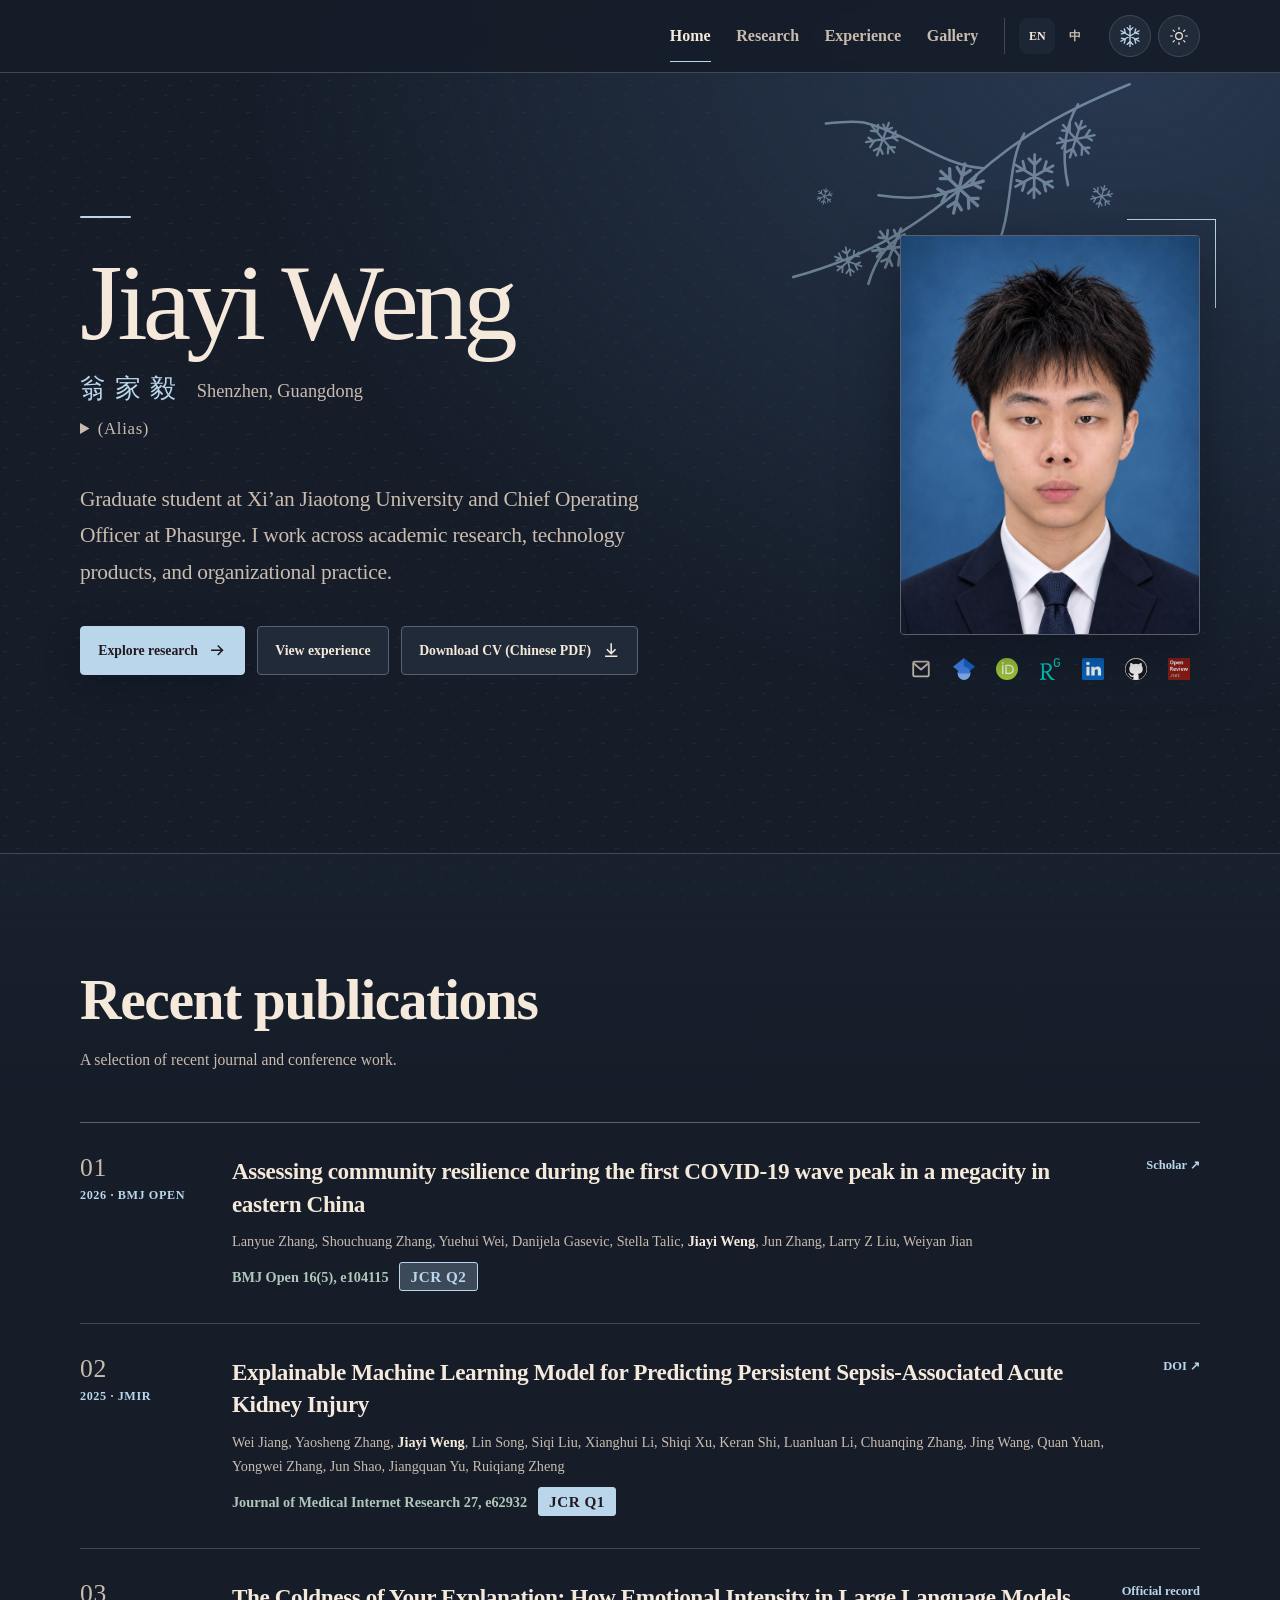
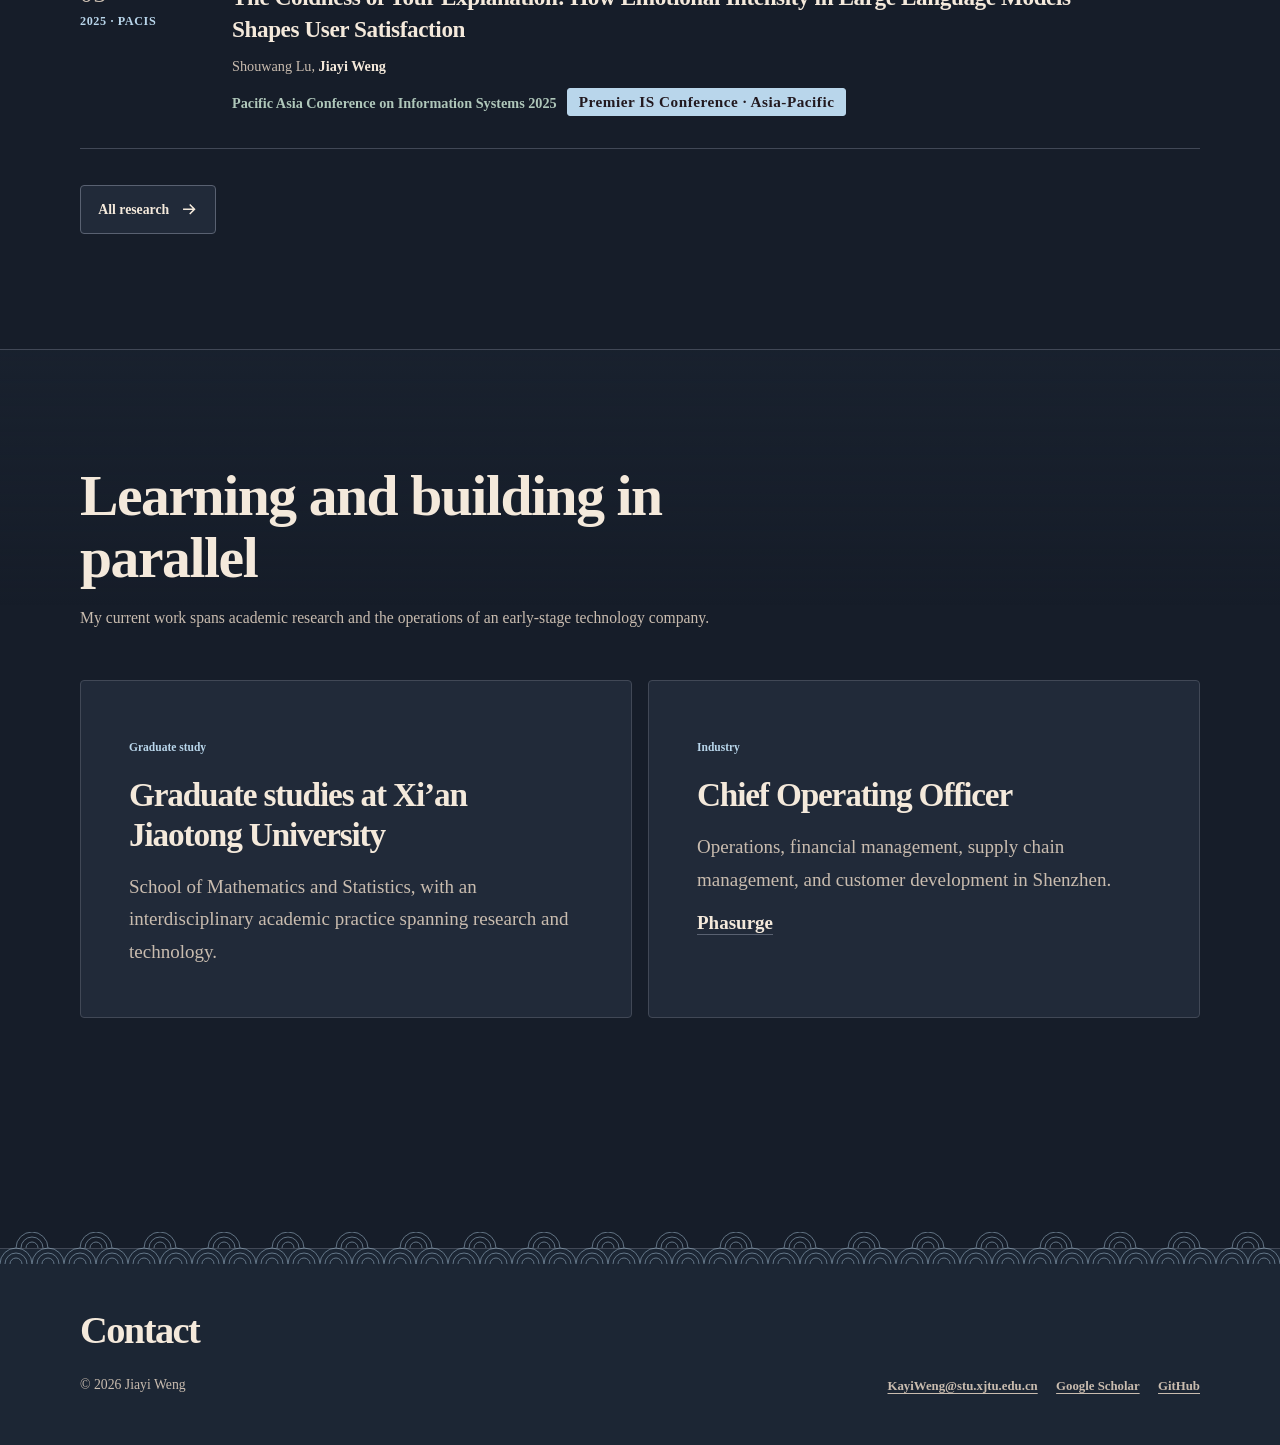
<file: index.html>
<!doctype html>
<html lang="en">
  <head>
    <meta charset="utf-8">
    <meta name="viewport" content="width=device-width, initial-scale=1">
    <meta name="description" content="Jiayi Weng — researcher, builder, and graduate student at Xi’an Jiaotong University.">
    <meta name="theme-color" content="#161d29">
    <title>Jiayi Weng · 翁家毅</title>
    <link rel="icon" href="favicon.svg?v=2" type="image/svg+xml">
    <script>
      const seasons = ["winter", "spring", "summer", "autumn"];
      const calendarSeason = () => seasons[Math.floor((new Date().getMonth() + 1) / 3) % 4];
      document.documentElement.dataset.season = calendarSeason();
      try {
        const theme = localStorage.getItem("jiayi-theme");
        if (theme === "light" || theme === "dark") document.documentElement.dataset.theme = theme;
        const season = localStorage.getItem("jiayi-season");
        if (seasons.includes(season)) document.documentElement.dataset.season = season;
      } catch {}
    </script>
    <link rel="stylesheet" href="assets/css/styles.css?v=9">
    <script src="assets/js/main.js?v=13" defer></script>
  </head>
  <body>
    <a class="skip-link" href="#main" data-i18n="skipToContent">Skip to content</a>
    <header class="site-header">
      <div class="nav-shell">
        <button class="menu-toggle" type="button" data-menu-toggle aria-expanded="false" aria-controls="site-navigation" aria-label="Open navigation">
          <span></span><span></span>
        </button>
        <nav class="nav-links" id="site-navigation" data-navigation aria-label="Primary navigation">
          <a href="index.html" aria-current="page" data-i18n="navHome">Home</a>
          <a href="research.html" data-i18n="navResearch">Research</a>
          <a href="experience.html" data-i18n="navExperience">Experience</a>
          <a href="gallery.html" data-i18n="navGallery">Gallery</a>
          <div class="language-switcher" aria-label="Language">
            <button type="button" data-lang="en" aria-pressed="true">EN</button>
            <button type="button" data-lang="zh" aria-pressed="false">中</button>
          </div>
        </nav>
        <div class="site-controls">
          <details class="season-picker" data-season-picker>
            <summary class="site-control" data-season-trigger aria-label="Season" title="Season"><span class="season-symbol" aria-hidden="true"></span></summary>
            <div class="season-options">
              <button type="button" data-season-choice="auto" data-i18n="seasonAuto" aria-pressed="true">By month</button>
              <button type="button" data-season-choice="spring" data-i18n="seasonSpring" aria-pressed="false">Spring · Cherry blossom</button>
              <button type="button" data-season-choice="summer" data-i18n="seasonSummer" aria-pressed="false">Summer · Green leaves</button>
              <button type="button" data-season-choice="autumn" data-i18n="seasonAutumn" aria-pressed="false">Autumn · Maple</button>
              <button type="button" data-season-choice="winter" data-i18n="seasonWinter" aria-pressed="false">Winter · Snow</button>
            </div>
          </details>
          <button class="site-control" type="button" data-theme-toggle aria-label="Dark mode" aria-pressed="true" title="Dark mode">
            <svg class="icon-moon" viewBox="0 0 24 24" aria-hidden="true"><path d="M21 13a9 9 0 0 1-10-10 9 9 0 1 0 10 10Z"/></svg>
            <svg class="icon-sun" viewBox="0 0 24 24" aria-hidden="true"><circle cx="12" cy="12" r="4"/><path d="M12 2v2m0 16v2M2 12h2m16 0h2M5 5l1.4 1.4m11.2 11.2L19 19M5 19l1.4-1.4M17.6 6.4 19 5"/></svg>
          </button>
        </div>
      </div>
    </header>

    <main class="page" id="main">
      <section class="shell hero">
        <div class="hero-copy reveal">
          <h1><span lang="en">Jiayi Weng</span><span class="hero-name-details"><span lang="zh-CN">翁家毅</span> <span class="hero-location" data-i18n="homeLocation">Shenzhen, Guangdong</span></span></h1>
          <details class="hero-alias">
            <summary data-i18n="homeAlias">(Alias)</summary>
            <span lang="en">Yung Kayii</span>
          </details>
          <p class="hero-lead" data-i18n="homeLead">Graduate student at Xi’an Jiaotong University and Chief Operating Officer at Phasurge. I work across academic research, technology products, and organizational practice.</p>
          <div class="hero-actions">
            <a class="button primary" href="research.html">
              <span data-i18n="exploreResearch">Explore research</span>
              <svg class="icon" aria-hidden="true"><use href="assets/icons.svg?v=3#icon-arrow"></use></svg>
            </a>
            <a class="button secondary" href="experience.html" data-i18n="viewExperience">View experience</a>
            <a class="button secondary" href="assets/Jiayi-Weng-CV-ZH.pdf" download="Jiayi-Weng-CV-ZH.pdf">
              <span data-i18n="downloadCv">Download CV (Chinese PDF)</span>
              <svg class="icon" viewBox="0 0 24 24" aria-hidden="true"><path d="M11 3h2v11l4-4 1.4 1.4L12 18l-6.4-6.6L7 10l4 4V3ZM4 19h16v2H4z"/></svg>
            </a>
          </div>
        </div>

        <aside class="portrait-stage reveal" aria-label="Profile">
          <div class="portrait-frame">
            <img src="assets/img/portrait.jpg?v=2" alt="Portrait of Jiayi Weng" data-portrait width="720" height="960">
          </div>
          <div class="social-links" aria-label="Academic and social profiles">
            <a href="mailto:KayiWeng@stu.xjtu.edu.cn" aria-label="Email" title="Email">
              <svg class="icon" aria-hidden="true"><use href="assets/icons.svg?v=3#icon-mail"></use></svg>
            </a>
            <a href="https://scholar.google.com/citations?user=XBC92dYAAAAJ&amp;hl=en" aria-label="Google Scholar" title="Google Scholar" target="_blank" rel="noreferrer">
              <svg class="icon" aria-hidden="true"><use href="assets/icons.svg?v=3#icon-scholar"></use></svg>
            </a>
            <a href="https://orcid.org/0009-0006-9974-2419" aria-label="ORCID" title="ORCID" target="_blank" rel="noreferrer">
              <svg class="icon" aria-hidden="true"><use href="assets/icons.svg?v=3#icon-orcid"></use></svg>
            </a>
            <a href="https://www.researchgate.net/profile/Jiayi-Weng-7" aria-label="ResearchGate" title="ResearchGate" target="_blank" rel="noreferrer">
              <svg class="icon" aria-hidden="true"><use href="assets/icons.svg?v=3#icon-researchgate"></use></svg>
            </a>
            <a href="https://www.linkedin.com/in/weng-jiayi-b973362a9/" aria-label="LinkedIn" title="LinkedIn" target="_blank" rel="noreferrer">
              <svg class="icon" aria-hidden="true"><use href="assets/icons.svg?v=3#icon-linkedin"></use></svg>
            </a>
            <a href="https://github.com/encorenuit" aria-label="GitHub" title="GitHub" target="_blank" rel="noreferrer">
              <svg class="icon" aria-hidden="true"><use href="assets/icons.svg?v=3#icon-github"></use></svg>
            </a>
            <a href="https://openreview.net/profile?id=~Weng_Jiayi1" aria-label="OpenReview" title="OpenReview" target="_blank" rel="noreferrer">
              <img src="assets/openreview.png" alt="" width="22" height="22">
            </a>
          </div>
        </aside>
      </section>

      <section class="section" aria-labelledby="selected-title">
        <div class="shell">
          <header class="section-heading reveal">
            <div>
              <h2 id="selected-title" data-i18n="selectedTitle">Recent publications</h2>
              <p data-i18n="selectedIntro">A selection of recent journal and conference work.</p>
            </div>
          </header>
          <div class="selected-list reveal">
            <article class="selected-paper paper">
              <div class="paper-year">2026 · BMJ OPEN</div>
              <div>
                <h3>Assessing community resilience during the first COVID-19 wave peak in a megacity in eastern China</h3>
                <p class="paper-authors" lang="en">Lanyue Zhang, Shouchuang Zhang, Yuehui Wei, Danijela Gasevic, Stella Talic, <strong>Jiayi Weng</strong>, Jun Zhang, Larry Z Liu, Weiyan Jian</p>
                <p class="paper-venue">BMJ Open 16(5), e104115 <a class="jcr-badge" data-quartile="2" href="https://bmjopen.bmj.com/pages/about" title="2025 JIF · Medicine, General &amp; Internal" target="_blank" rel="noreferrer">JCR Q2</a></p>
              </div>
              <a class="paper-link" href="https://scholar.google.com/citations?user=XBC92dYAAAAJ&amp;hl=en" target="_blank" rel="noreferrer" data-i18n="scholarLink">Scholar ↗</a>
            </article>
            <article class="selected-paper paper">
              <div class="paper-year">2025 · JMIR</div>
              <div>
                <h3>Explainable Machine Learning Model for Predicting Persistent Sepsis-Associated Acute Kidney Injury</h3>
                <p class="paper-authors" lang="en">Wei Jiang, Yaosheng Zhang, <strong>Jiayi Weng</strong>, Lin Song, Siqi Liu, Xianghui Li, Shiqi Xu, Keran Shi, Luanluan Li, Chuanqing Zhang, Jing Wang, Quan Yuan, Yongwei Zhang, Jun Shao, Jiangquan Yu, Ruiqiang Zheng</p>
                <p class="paper-venue">Journal of Medical Internet Research 27, e62932 <a class="jcr-badge" data-quartile="1" href="https://www.jmir.org/announcements/696" title="2025 JIF · Health Care Sciences &amp; Services" target="_blank" rel="noreferrer">JCR Q1</a></p>
              </div>
              <a class="paper-link" href="https://doi.org/10.2196/62932" target="_blank" rel="noreferrer">DOI ↗</a>
            </article>
            <article class="selected-paper paper">
              <div class="paper-year">2025 · PACIS</div>
              <div>
                <h3>The Coldness of Your Explanation: How Emotional Intensity in Large Language Models Shapes User Satisfaction</h3>
                <p class="paper-authors" lang="en">Shouwang Lu, <strong>Jiayi Weng</strong></p>
                <p class="paper-venue">Pacific Asia Conference on Information Systems 2025 <a class="jcr-badge venue-badge" data-tier="top" href="https://aisnet.org/conferences/pacis/" target="_blank" rel="noreferrer" data-i18n="pacisBadge">Premier IS Conference · Asia-Pacific</a></p>
              </div>
              <a class="paper-link" href="https://aisel.aisnet.org/pacis2025/hci/hci/19/" target="_blank" rel="noreferrer" data-i18n="officialRecord">Official record</a>
            </article>
          </div>
          <div class="hero-actions">
            <a class="button secondary" href="research.html">
              <span data-i18n="allResearch">All research</span>
              <svg class="icon" aria-hidden="true"><use href="assets/icons.svg?v=3#icon-arrow"></use></svg>
            </a>
          </div>
        </div>
      </section>

      <section class="section" aria-labelledby="now-title">
        <div class="shell">
          <header class="section-heading reveal">
            <div>
              <h2 id="now-title" data-i18n="nowTitle">Learning and building in parallel</h2>
              <p data-i18n="nowIntro">My current work spans academic research and the operations of an early-stage technology company.</p>
            </div>
          </header>
          <div class="now-grid reveal">
            <article class="now-card">
              <span class="status" data-i18n="nowStudyStatus">Graduate study</span>
              <h3 data-i18n="nowStudyTitle">Graduate studies at Xi’an Jiaotong University</h3>
              <p data-i18n="nowStudyBody">School of Mathematics and Statistics, with an interdisciplinary academic practice spanning research and technology.</p>
            </article>
            <article class="now-card">
              <span class="status" data-i18n="nowWorkStatus">Industry</span>
              <h3 data-i18n="nowWorkTitle">Chief Operating Officer</h3>
              <p data-i18n="nowWorkBody">Operations, financial management, supply chain management, and customer development in Shenzhen.</p>
              <a class="company-link" href="https://www.phasurge.com/en/" data-href-zh="https://www.phasurge.com/zh-CN/" target="_blank" rel="noreferrer" data-i18n="phasurgeShortName">Phasurge</a>
            </article>
          </div>
        </div>
      </section>
    </main>

    <footer class="site-footer">
      <div class="shell footer-grid">
        <div>
          <h2 data-i18n="footerTitle">Contact</h2>
          <p>© <span data-year></span> Jiayi Weng</p>
        </div>
        <nav class="footer-links" aria-label="Footer links">
          <a href="mailto:KayiWeng@stu.xjtu.edu.cn">KayiWeng@stu.xjtu.edu.cn</a>
          <a href="https://scholar.google.com/citations?user=XBC92dYAAAAJ&amp;hl=en" target="_blank" rel="noreferrer" data-i18n="googleScholar">Google Scholar</a>
          <a href="https://github.com/encorenuit" target="_blank" rel="noreferrer">GitHub</a>
        </nav>
      </div>
    </footer>
  </body>
</html>
</file>
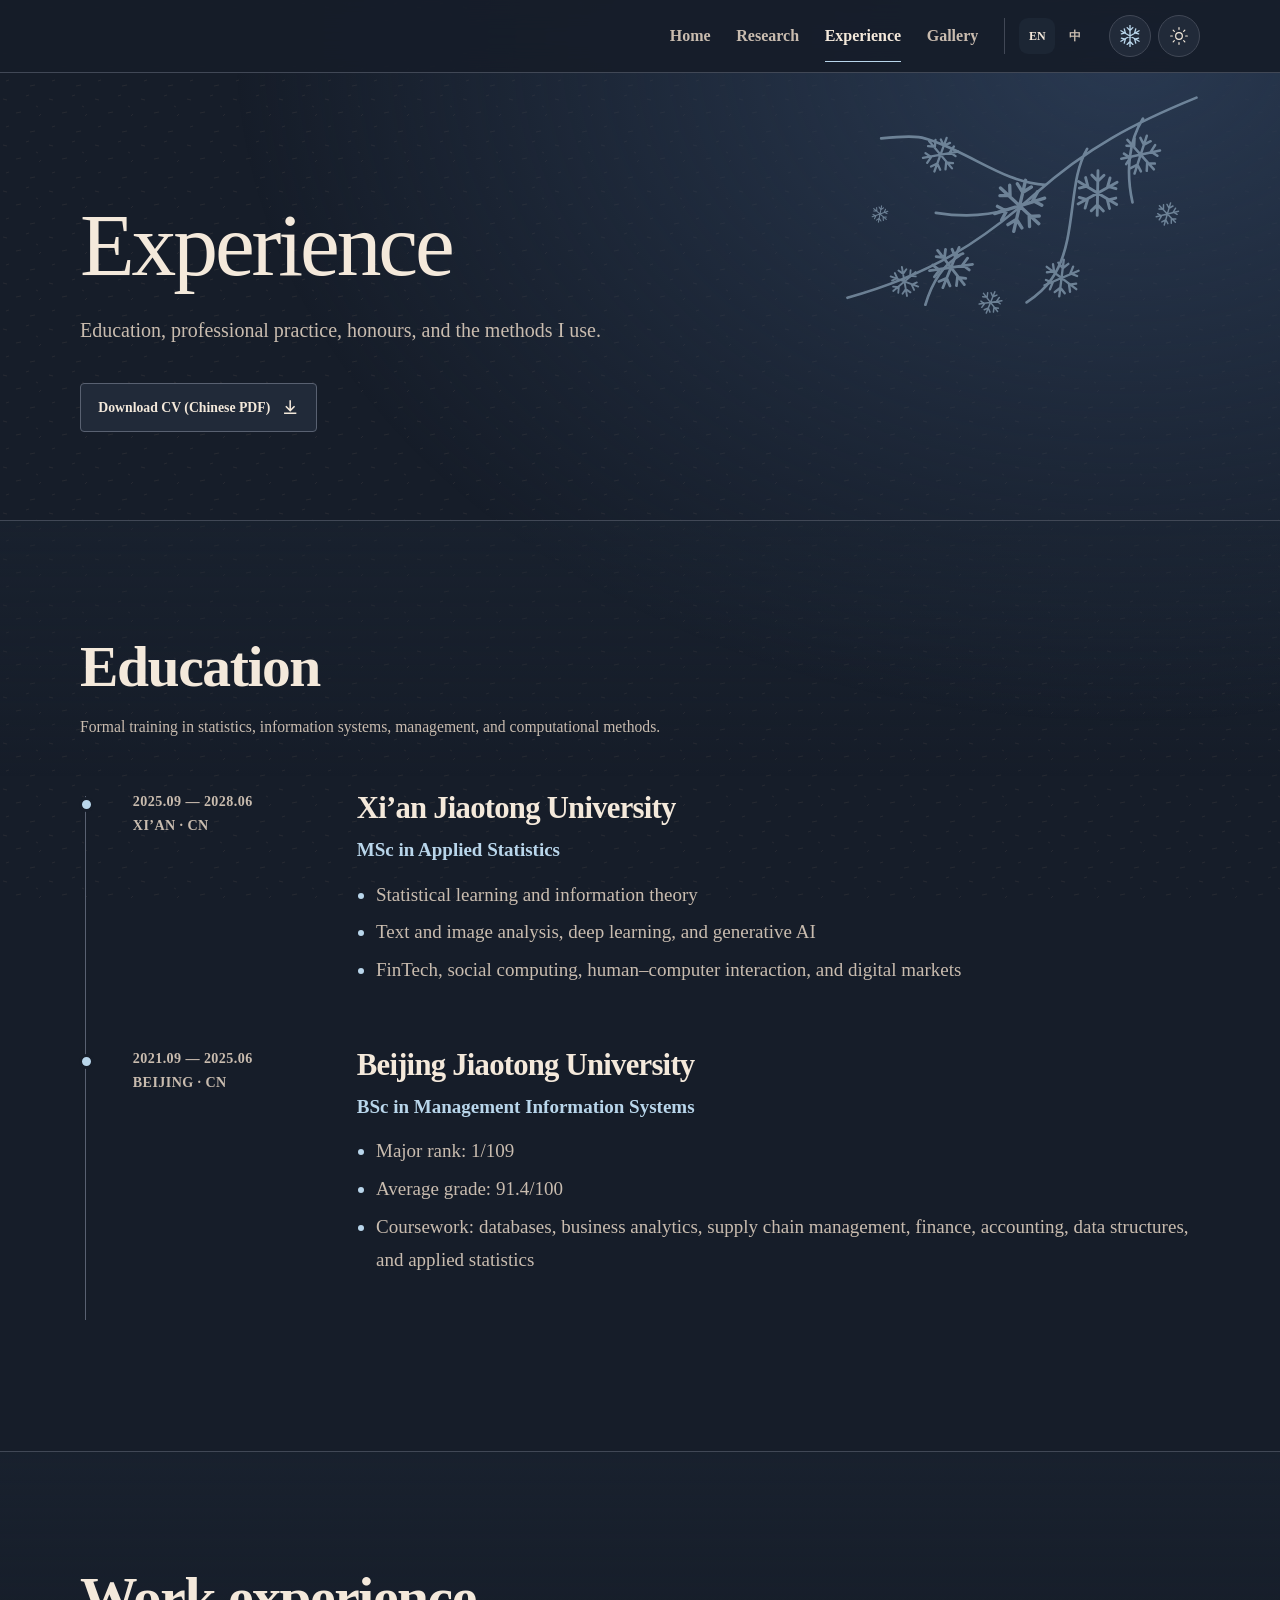
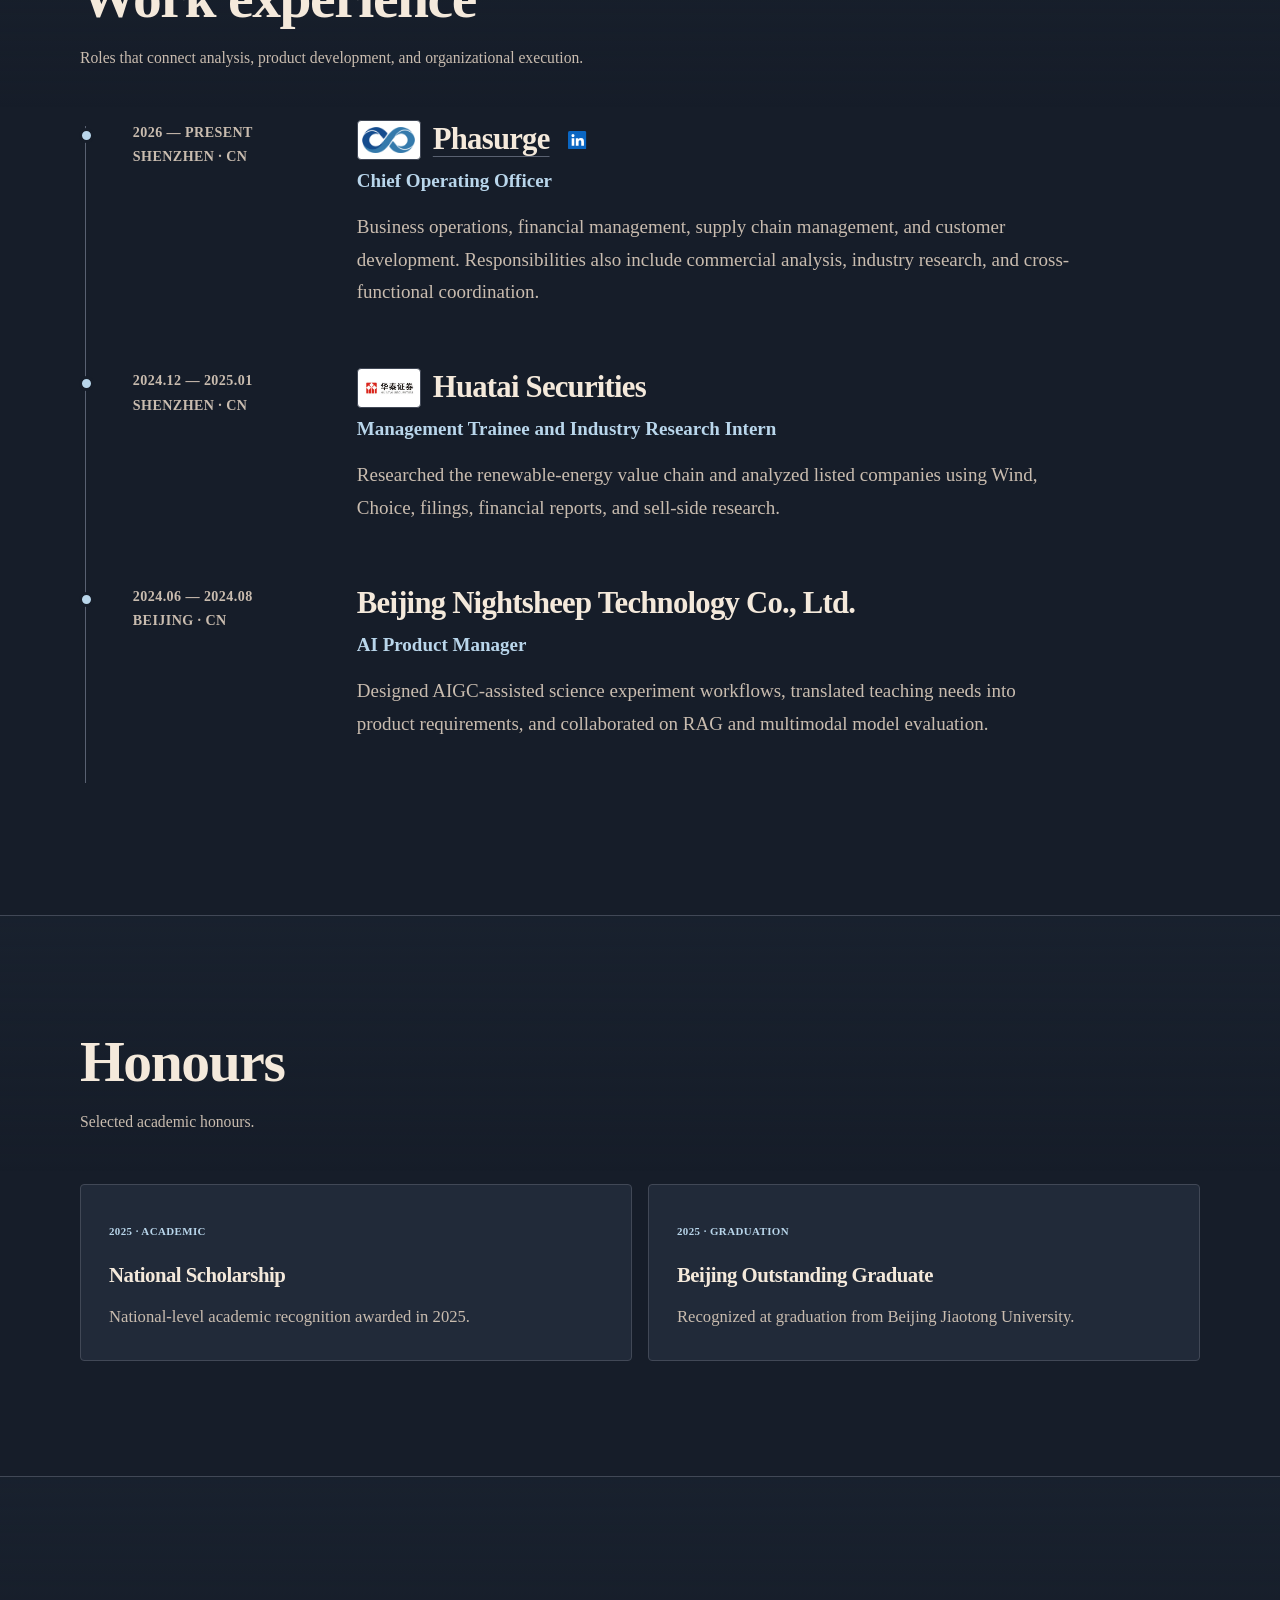
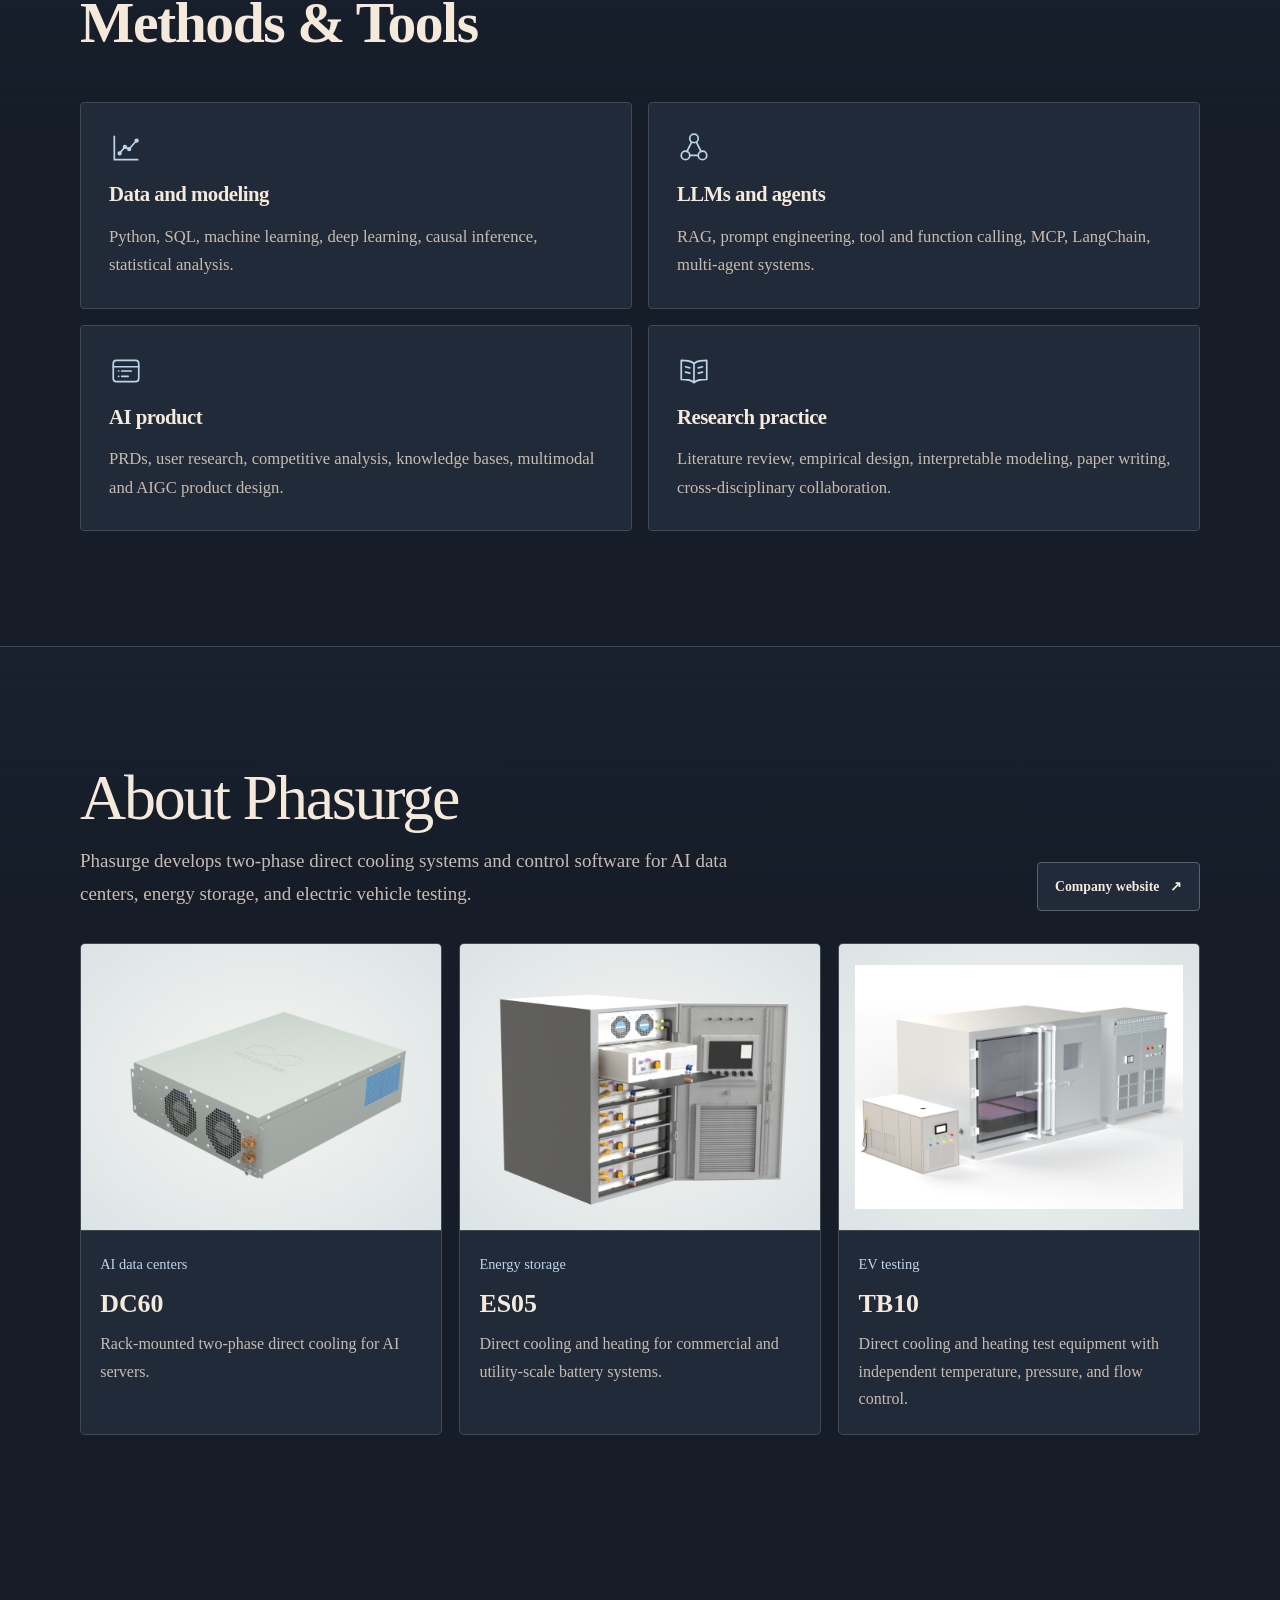
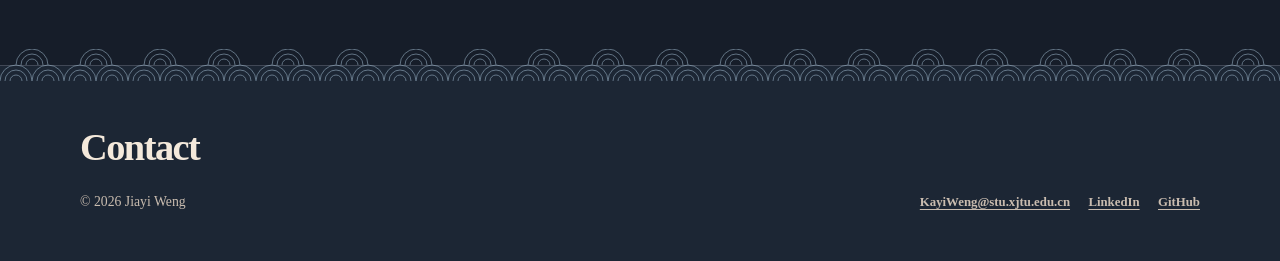
<file: experience.html>
<!doctype html>
<html lang="en">
  <head>
    <meta charset="utf-8">
    <meta name="viewport" content="width=device-width, initial-scale=1">
    <meta name="description" content="Education, professional experience, honours, and capabilities of Jiayi Weng.">
    <meta name="theme-color" content="#161d29">
    <title data-i18n="experiencePageTitle">Experience · Jiayi Weng</title>
    <link rel="icon" href="favicon.svg?v=2" type="image/svg+xml">
    <script>
      const seasons = ["winter", "spring", "summer", "autumn"];
      const calendarSeason = () => seasons[Math.floor((new Date().getMonth() + 1) / 3) % 4];
      document.documentElement.dataset.season = calendarSeason();
      try {
        const theme = localStorage.getItem("jiayi-theme");
        if (theme === "light" || theme === "dark") document.documentElement.dataset.theme = theme;
        const season = localStorage.getItem("jiayi-season");
        if (seasons.includes(season)) document.documentElement.dataset.season = season;
      } catch {}
    </script>
    <link rel="stylesheet" href="assets/css/styles.css?v=9">
    <script src="assets/js/main.js?v=13" defer></script>
  </head>
  <body>
    <a class="skip-link" href="#main" data-i18n="skipToContent">Skip to content</a>
    <header class="site-header">
      <div class="nav-shell">
        <button class="menu-toggle" type="button" data-menu-toggle aria-expanded="false" aria-controls="site-navigation" aria-label="Open navigation"><span></span><span></span></button>
        <nav class="nav-links" id="site-navigation" data-navigation aria-label="Primary navigation">
          <a href="index.html" data-i18n="navHome">Home</a>
          <a href="research.html" data-i18n="navResearch">Research</a>
          <a href="experience.html" aria-current="page" data-i18n="navExperience">Experience</a>
          <a href="gallery.html" data-i18n="navGallery">Gallery</a>
          <div class="language-switcher" aria-label="Language"><button type="button" data-lang="en" aria-pressed="true">EN</button><button type="button" data-lang="zh" aria-pressed="false">中</button></div>
        </nav>
        <div class="site-controls">
          <details class="season-picker" data-season-picker>
            <summary class="site-control" data-season-trigger aria-label="Season" title="Season"><span class="season-symbol" aria-hidden="true"></span></summary>
            <div class="season-options">
              <button type="button" data-season-choice="auto" data-i18n="seasonAuto" aria-pressed="true">By month</button>
              <button type="button" data-season-choice="spring" data-i18n="seasonSpring" aria-pressed="false">Spring · Cherry blossom</button>
              <button type="button" data-season-choice="summer" data-i18n="seasonSummer" aria-pressed="false">Summer · Green leaves</button>
              <button type="button" data-season-choice="autumn" data-i18n="seasonAutumn" aria-pressed="false">Autumn · Maple</button>
              <button type="button" data-season-choice="winter" data-i18n="seasonWinter" aria-pressed="false">Winter · Snow</button>
            </div>
          </details>
          <button class="site-control" type="button" data-theme-toggle aria-label="Dark mode" aria-pressed="true" title="Dark mode">
            <svg class="icon-moon" viewBox="0 0 24 24" aria-hidden="true"><path d="M21 13a9 9 0 0 1-10-10 9 9 0 1 0 10 10Z"/></svg>
            <svg class="icon-sun" viewBox="0 0 24 24" aria-hidden="true"><circle cx="12" cy="12" r="4"/><path d="M12 2v2m0 16v2M2 12h2m16 0h2M5 5l1.4 1.4m11.2 11.2L19 19M5 19l1.4-1.4M17.6 6.4 19 5"/></svg>
          </button>
        </div>
      </div>
    </header>

    <main class="page" id="main">
      <section class="shell page-intro">
        <div class="reveal">
          <h1 data-i18n="experienceTitle">Experience</h1>
          <p class="intro-copy" data-i18n="experienceIntro">Education, professional practice, honours, and the methods I use.</p>
          <div class="hero-actions">
            <a class="button secondary" href="assets/Jiayi-Weng-CV-ZH.pdf" download="Jiayi-Weng-CV-ZH.pdf">
              <span data-i18n="downloadCv">Download CV (Chinese PDF)</span>
              <svg class="icon" viewBox="0 0 24 24" aria-hidden="true"><path d="M11 3h2v11l4-4 1.4 1.4L12 18l-6.4-6.6L7 10l4 4V3ZM4 19h16v2H4z"/></svg>
            </a>
          </div>
        </div>
      </section>

      <section class="section" aria-labelledby="education-title">
        <div class="shell">
          <header class="section-heading reveal">
            <div><h2 id="education-title" data-i18n="education">Education</h2><p data-i18n="educationDesc">Formal training in statistics, information systems, management, and computational methods.</p></div>
          </header>
          <div class="timeline reveal">
            <article class="timeline-item">
              <div class="timeline-time">2025.09 — 2028.06<br><span data-i18n="xianLocation">XI’AN · CN</span></div>
              <div class="timeline-body">
                <h3 data-i18n="xjtuName">Xi’an Jiaotong University</h3>
                <p class="timeline-role" data-i18n="xjtuDegree">MSc in Applied Statistics</p>
                <ul class="education-points">
                  <li data-i18n="xjtuMethods">Statistical learning and information theory</li>
                  <li data-i18n="xjtuComputing">Text and image analysis, deep learning, and generative AI</li>
                  <li data-i18n="xjtuTopics">FinTech, social computing, human–computer interaction, and digital markets</li>
                </ul>
              </div>
            </article>
            <article class="timeline-item">
              <div class="timeline-time">2021.09 — 2025.06<br><span data-i18n="beijingLocation">BEIJING · CN</span></div>
              <div class="timeline-body">
                <h3 data-i18n="bjtuName">Beijing Jiaotong University</h3>
                <p class="timeline-role" data-i18n="bjtuDegree">BSc in Management Information Systems</p>
                <ul class="education-points">
                  <li data-i18n="bjtuRank">Major rank: 1/109</li>
                  <li data-i18n="bjtuAverage">Average grade: 91.4/100</li>
                  <li data-i18n="bjtuCoursework">Coursework: databases, business analytics, supply chain management, finance, accounting, data structures, and applied statistics</li>
                </ul>
              </div>
            </article>
          </div>
        </div>
      </section>

      <section class="section" aria-labelledby="work-title">
        <div class="shell">
          <header class="section-heading reveal">
            <div><h2 id="work-title" data-i18n="workExperience">Work experience</h2><p data-i18n="workExperienceDesc">Roles that connect analysis, product development, and organizational execution.</p></div>
          </header>
          <div class="timeline reveal">
            <article class="timeline-item">
              <div class="timeline-time">2026 — <span data-i18n="present">PRESENT</span><br><span data-i18n="shenzhenLocation">SHENZHEN · CN</span></div>
              <div class="timeline-body">
                <h3 class="employer"><span class="employer-logo"><img src="assets/phasurge-logo.png" width="260" height="127" alt=""></span><a class="company-link" href="https://www.phasurge.com/en/" data-href-zh="https://www.phasurge.com/zh-CN/" target="_blank" rel="noreferrer" data-i18n="phasurgeName">Phasurge</a>
                  <a class="employer-social" href="https://www.linkedin.com/company/phasurge/" target="_blank" rel="noreferrer" aria-label="Phasurge on LinkedIn" title="Phasurge on LinkedIn">
                    <svg class="icon" aria-hidden="true"><use href="assets/icons.svg?v=3#icon-linkedin"></use></svg>
                  </a></h3>
                <p class="timeline-role" data-i18n="cooRole">Chief Operating Officer</p>
                <p class="work-summary" data-i18n="cooBody">Business operations, financial management, supply chain management, and customer development. Responsibilities also include commercial analysis, industry research, and cross-functional coordination.</p>
              </div>
            </article>
            <article class="timeline-item">
              <div class="timeline-time">2024.12 — 2025.01<br><span data-i18n="shenzhenLocation">SHENZHEN · CN</span></div>
              <div class="timeline-body">
                <h3 class="employer"><span class="employer-logo huatai-logo"><img src="assets/huatai-logo.png" width="191" height="99" alt=""></span><span data-i18n="huataiName">Huatai Securities</span></h3>
                <p class="timeline-role" data-i18n="huataiRole">Management Trainee and Industry Research Intern</p>
                <p data-i18n="huataiBody">Researched the renewable-energy value chain and analyzed listed companies using Wind, Choice, filings, financial reports, and sell-side research.</p>
              </div>
            </article>
            <article class="timeline-item">
              <div class="timeline-time">2024.06 — 2024.08<br><span data-i18n="beijingLocation">BEIJING · CN</span></div>
              <div class="timeline-body">
                <h3 data-i18n="nightsheepName">Beijing Nightsheep Technology Co., Ltd.</h3>
                <p class="timeline-role" data-i18n="pmRole">AI Product Manager</p>
                <p data-i18n="pmBody">Designed AIGC-assisted science experiment workflows, translated teaching needs into product requirements, and collaborated on RAG and multimodal model evaluation.</p>
              </div>
            </article>
          </div>
        </div>
      </section>

      <section class="section" aria-labelledby="honours-title">
        <div class="shell">
          <header class="section-heading reveal">
            <div><h2 id="honours-title" data-i18n="honours">Honours</h2><p data-i18n="honoursDesc">Selected academic honours.</p></div>
          </header>
          <div class="award-grid reveal">
            <article class="award"><span>2025 · <span data-i18n="academicAwardType">ACADEMIC</span></span><h3 data-i18n="awardNational">National Scholarship</h3><p data-i18n="awardNationalBody">National-level academic recognition awarded in 2025.</p></article>
            <article class="award"><span>2025 · <span data-i18n="graduationAwardType">GRADUATION</span></span><h3 data-i18n="awardGraduate">Beijing Outstanding Graduate</h3><p data-i18n="awardGraduateBody">Recognized at graduation from Beijing Jiaotong University.</p></article>
          </div>
        </div>
      </section>

      <section class="section" aria-labelledby="capabilities-title">
        <div class="shell">
          <header class="section-heading reveal">
            <div><h2 id="capabilities-title" data-i18n="capabilities">Methods &amp; Tools</h2></div>
          </header>
          <div class="skill-grid reveal">
            <article class="skill-group"><svg class="skill-icon" aria-hidden="true"><use href="assets/icons.svg?v=3#icon-model"></use></svg><h3 data-i18n="skillData">Data and modeling</h3><p data-i18n="skillDataBody">Python, SQL, machine learning, deep learning, causal inference, statistical analysis.</p></article>
            <article class="skill-group"><svg class="skill-icon" aria-hidden="true"><use href="assets/icons.svg?v=3#icon-agents"></use></svg><h3 data-i18n="skillAgents">LLMs and agents</h3><p data-i18n="skillAgentsBody">RAG, prompt engineering, tool and function calling, MCP, LangChain, multi-agent systems.</p></article>
            <article class="skill-group"><svg class="skill-icon" aria-hidden="true"><use href="assets/icons.svg?v=3#icon-product"></use></svg><h3 data-i18n="skillProduct">AI product</h3><p data-i18n="skillProductBody">PRDs, user research, competitive analysis, knowledge bases, multimodal and AIGC product design.</p></article>
            <article class="skill-group"><svg class="skill-icon" aria-hidden="true"><use href="assets/icons.svg?v=3#icon-research"></use></svg><h3 data-i18n="skillResearch">Research practice</h3><p data-i18n="skillResearchBody">Literature review, empirical design, interpretable modeling, paper writing, cross-disciplinary collaboration.</p></article>
          </div>
        </div>
      </section>
      <section class="section company-section" aria-labelledby="company-title">
        <div class="shell">
          <header class="company-header reveal">
            <div>
              <h2 id="company-title" data-i18n="companyTitle">About Phasurge</h2>
              <p data-i18n="companyIntro">Phasurge develops two-phase direct cooling systems and control software for AI data centers, energy storage, and electric vehicle testing.</p>
            </div>
            <a class="button secondary" href="https://www.phasurge.com/en/" data-href-zh="https://www.phasurge.com/zh-CN/" target="_blank" rel="noreferrer"><span data-i18n="companyWebsite">Company website</span> <span aria-hidden="true">↗</span></a>
          </header>
          <div class="product-grid reveal">
            <a class="product-card" href="https://www.phasurge.com/en/products/dc60/" data-href-zh="https://www.phasurge.com/zh-CN/products/dc60/" target="_blank" rel="noreferrer">
              <figure class="product-figure"><img src="assets/phasurge-dc60.png" loading="lazy" decoding="async" alt=""></figure>
              <div class="product-copy">
                <span class="product-category" data-i18n="dc60Category">AI data centers</span>
                <h3 data-i18n="dc60Title">DC60</h3>
                <p data-i18n="dc60Body">Rack-mounted two-phase direct cooling for AI servers.</p>
              </div>
            </a>
            <a class="product-card" href="https://www.phasurge.com/en/products/es05/" data-href-zh="https://www.phasurge.com/zh-CN/products/es05/" target="_blank" rel="noreferrer">
              <figure class="product-figure"><img src="assets/phasurge-es05.png" loading="lazy" decoding="async" alt=""></figure>
              <div class="product-copy">
                <span class="product-category" data-i18n="es05Category">Energy storage</span>
                <h3 data-i18n="es05Title">ES05</h3>
                <p data-i18n="es05Body">Direct cooling and heating for commercial and utility-scale battery systems.</p>
              </div>
            </a>
            <a class="product-card" href="https://www.phasurge.com/en/products/tb10/" data-href-zh="https://www.phasurge.com/zh-CN/products/tb10/" target="_blank" rel="noreferrer">
              <figure class="product-figure"><img src="assets/phasurge-tb10.png" loading="lazy" decoding="async" alt=""></figure>
              <div class="product-copy">
                <span class="product-category" data-i18n="tb10Category">EV testing</span>
                <h3 data-i18n="tb10Title">TB10</h3>
                <p data-i18n="tb10Body">Direct cooling and heating test equipment with independent temperature, pressure, and flow control.</p>
              </div>
            </a>
          </div>
        </div>
      </section>
    </main>

    <footer class="site-footer">
      <div class="shell footer-grid">
        <div><h2 data-i18n="footerTitle">Contact</h2><p>© <span data-year></span> Jiayi Weng</p></div>
        <nav class="footer-links" aria-label="Footer links"><a href="mailto:KayiWeng@stu.xjtu.edu.cn">KayiWeng@stu.xjtu.edu.cn</a><a href="https://www.linkedin.com/in/weng-jiayi-b973362a9/" target="_blank" rel="noreferrer">LinkedIn</a><a href="https://github.com/encorenuit" target="_blank" rel="noreferrer">GitHub</a></nav>
      </div>
    </footer>
  </body>
</html>
</file>
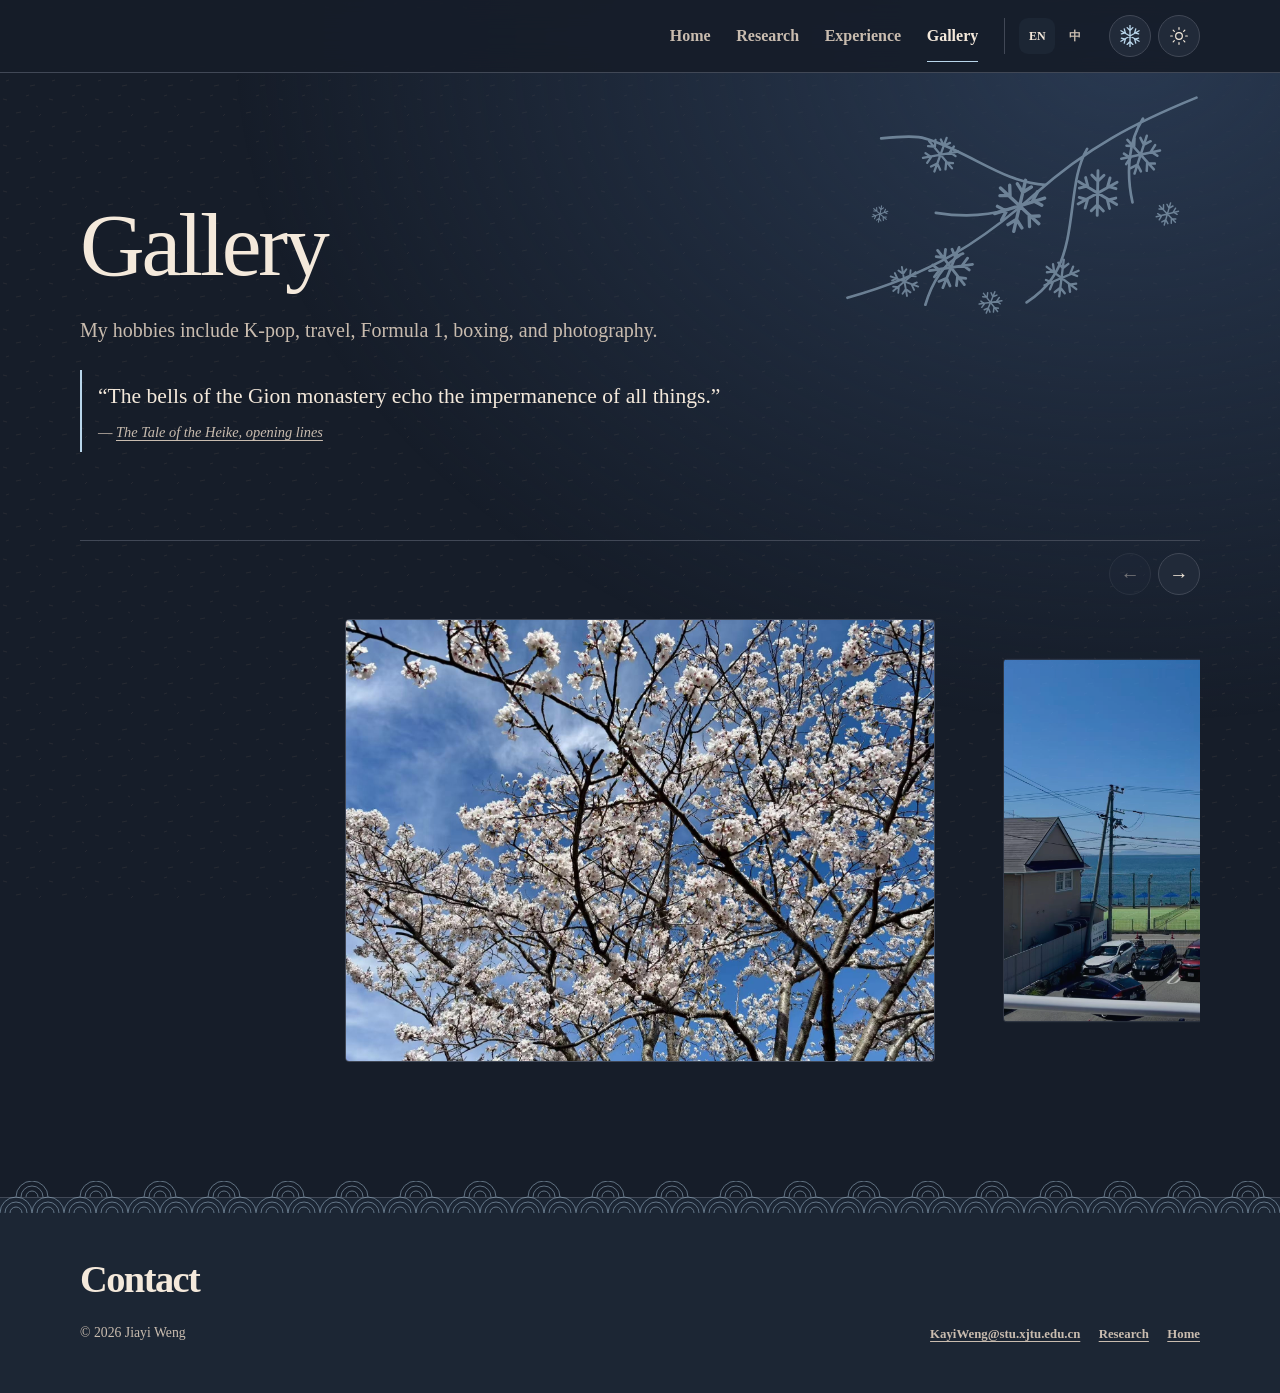
<file: gallery.html>
<!doctype html>
<html lang="en">
  <head>
    <meta charset="utf-8">
    <meta name="viewport" content="width=device-width, initial-scale=1">
    <meta name="description" content="A personal photography archive by Jiayi Weng.">
    <meta name="theme-color" content="#161d29">
    <title data-i18n="galleryPageTitle">Gallery · Jiayi Weng</title>
    <link rel="icon" href="favicon.svg?v=2" type="image/svg+xml">
    <script>
      const seasons = ["winter", "spring", "summer", "autumn"];
      const calendarSeason = () => seasons[Math.floor((new Date().getMonth() + 1) / 3) % 4];
      document.documentElement.dataset.season = calendarSeason();
      try {
        const theme = localStorage.getItem("jiayi-theme");
        if (theme === "light" || theme === "dark") document.documentElement.dataset.theme = theme;
        const season = localStorage.getItem("jiayi-season");
        if (seasons.includes(season)) document.documentElement.dataset.season = season;
      } catch {}
    </script>
    <link rel="stylesheet" href="assets/css/styles.css?v=9">
    <script src="assets/js/main.js?v=13" defer></script>
  </head>
  <body>
    <a class="skip-link" href="#main" data-i18n="skipToContent">Skip to content</a>
    <header class="site-header">
      <div class="nav-shell">
        <button class="menu-toggle" type="button" data-menu-toggle aria-expanded="false" aria-controls="site-navigation" aria-label="Open navigation"><span></span><span></span></button>
        <nav class="nav-links" id="site-navigation" data-navigation aria-label="Primary navigation">
          <a href="index.html" data-i18n="navHome">Home</a>
          <a href="research.html" data-i18n="navResearch">Research</a>
          <a href="experience.html" data-i18n="navExperience">Experience</a>
          <a href="gallery.html" aria-current="page" data-i18n="navGallery">Gallery</a>
          <div class="language-switcher" aria-label="Language"><button type="button" data-lang="en" aria-pressed="true">EN</button><button type="button" data-lang="zh" aria-pressed="false">中</button></div>
        </nav>
        <div class="site-controls">
          <details class="season-picker" data-season-picker>
            <summary class="site-control" data-season-trigger aria-label="Season" title="Season"><span class="season-symbol" aria-hidden="true"></span></summary>
            <div class="season-options">
              <button type="button" data-season-choice="auto" data-i18n="seasonAuto" aria-pressed="true">By month</button>
              <button type="button" data-season-choice="spring" data-i18n="seasonSpring" aria-pressed="false">Spring · Cherry blossom</button>
              <button type="button" data-season-choice="summer" data-i18n="seasonSummer" aria-pressed="false">Summer · Green leaves</button>
              <button type="button" data-season-choice="autumn" data-i18n="seasonAutumn" aria-pressed="false">Autumn · Maple</button>
              <button type="button" data-season-choice="winter" data-i18n="seasonWinter" aria-pressed="false">Winter · Snow</button>
            </div>
          </details>
          <button class="site-control" type="button" data-theme-toggle aria-label="Dark mode" aria-pressed="true" title="Dark mode">
            <svg class="icon-moon" viewBox="0 0 24 24" aria-hidden="true"><path d="M21 13a9 9 0 0 1-10-10 9 9 0 1 0 10 10Z"/></svg>
            <svg class="icon-sun" viewBox="0 0 24 24" aria-hidden="true"><circle cx="12" cy="12" r="4"/><path d="M12 2v2m0 16v2M2 12h2m16 0h2M5 5l1.4 1.4m11.2 11.2L19 19M5 19l1.4-1.4M17.6 6.4 19 5"/></svg>
          </button>
        </div>
      </div>
    </header>

    <main class="page" id="main">
      <section class="shell page-intro">
        <div class="gallery-intro reveal">
          <h1 data-i18n="galleryTitle">Gallery</h1>
          <p class="intro-copy" data-i18n="galleryInterests">My hobbies include K-pop, travel, Formula 1, boxing, and photography.</p>
          <figure class="gallery-quote">
            <blockquote cite="https://jti.lib.virginia.edu/japanese/texts/AnoHeik/vol1.html"><p data-i18n="galleryQuote">“The bells of the Gion monastery echo the impermanence of all things.”</p></blockquote>
            <figcaption>— <cite><a href="https://jti.lib.virginia.edu/japanese/texts/AnoHeik/vol1.html" target="_blank" rel="noreferrer" data-i18n="galleryQuoteSource">The Tale of the Heike, opening lines</a></cite></figcaption>
          </figure>
        </div>
      </section>

      <section class="shell photo-gallery" aria-label="Photography archive">
        <div class="gallery-tools">
          <div class="gallery-arrows">
            <button class="site-control" type="button" data-gallery-previous aria-label="Previous photo" title="Previous photo" aria-controls="photo-strip">←</button>
            <button class="site-control" type="button" data-gallery-next aria-label="Next photo" title="Next photo" aria-controls="photo-strip">→</button>
          </div>
        </div>
        <div class="photo-strip" id="photo-strip" data-photo-strip>
          <button class="gallery-item" type="button" data-gallery-src="assets/gallery/gallery-16.jpg" aria-current="true">
            <img src="assets/gallery/gallery-16.jpg" width="1707" height="1280" alt="Cherry blossoms against a blue sky" loading="eager" decoding="async">
          </button>
          <button class="gallery-item" type="button" data-gallery-src="assets/gallery/gallery-06.jpg">
            <img src="assets/gallery/gallery-06.jpg" width="1707" height="1280" alt="Coastal town beneath a blue sky" loading="eager" decoding="async">
          </button>
          <button class="gallery-item" type="button" data-gallery-src="assets/gallery/gallery-09.jpg">
            <img src="assets/gallery/gallery-09.jpg" width="1280" height="1707" alt="Gundam statue against the sky" loading="eager" decoding="async">
          </button>
          <button class="gallery-item" type="button" data-gallery-src="assets/gallery/gallery-10.jpg">
            <img src="assets/gallery/gallery-10.jpg" width="1707" height="1280" alt="Cherry blossoms along a street" loading="lazy" decoding="async">
          </button>
          <button class="gallery-item" type="button" data-gallery-src="assets/gallery/gallery-03.jpg">
            <img src="assets/gallery/gallery-03.jpg" width="1280" height="960" alt="A small plush toy overlooking the sea" loading="lazy" decoding="async">
          </button>
          <button class="gallery-item" type="button" data-gallery-src="assets/gallery/gallery-07.jpg">
            <img src="assets/gallery/gallery-07.jpg" width="1707" height="1280" alt="Sign outside Asama Shrine" loading="lazy" decoding="async">
          </button>
          <button class="gallery-item" type="button" data-gallery-src="assets/gallery/gallery-04.jpg">
            <img src="assets/gallery/gallery-04.jpg" width="1707" height="1280" alt="Tree-lined city street" loading="lazy" decoding="async">
          </button>
          <button class="gallery-item" type="button" data-gallery-src="assets/gallery/gallery-02.jpg">
            <img src="assets/gallery/gallery-02.jpg" width="1280" height="1707" alt="A table set with lunch and coffee" loading="lazy" decoding="async">
          </button>
          <button class="gallery-item" type="button" data-gallery-src="assets/gallery/gallery-17.jpg">
            <img src="assets/gallery/gallery-17.jpg" width="1440" height="1080" alt="Jiayi Weng outside the Hong Kong University of Science and Technology" loading="lazy" decoding="async">
          </button>
          <button class="gallery-item" type="button" data-gallery-src="assets/gallery/gallery-05.jpg">
            <img src="assets/gallery/gallery-05.jpg" width="1707" height="1280" alt="An omelette and a drink" loading="lazy" decoding="async">
          </button>
          <button class="gallery-item" type="button" data-gallery-src="assets/gallery/gallery-08.jpg">
            <img src="assets/gallery/gallery-08.jpg" width="1707" height="1280" alt="An IVE display at a shop" loading="lazy" decoding="async">
          </button>
          <button class="gallery-item" type="button" data-gallery-src="assets/gallery/gallery-13.jpg">
            <img src="assets/gallery/gallery-13.jpg" width="1707" height="1280" alt="A Kumamon figure in front of a colorful wall" loading="lazy" decoding="async">
          </button>
          <button class="gallery-item" type="button" data-gallery-src="assets/gallery/gallery-01.jpg">
            <img src="assets/gallery/gallery-01.jpg" width="1707" height="1280" alt="A meal by the window" loading="lazy" decoding="async">
          </button>
          <button class="gallery-item" type="button" data-gallery-src="assets/gallery/gallery-11.jpg">
            <img src="assets/gallery/gallery-11.jpg" width="1707" height="1280" alt="Vending machines beneath cherry blossoms" loading="lazy" decoding="async">
          </button>
          <button class="gallery-item" type="button" data-gallery-src="assets/gallery/gallery-12.jpg">
            <img src="assets/gallery/gallery-12.jpg" width="1707" height="1280" alt="A glass-fronted city building" loading="lazy" decoding="async">
          </button>
          <button class="gallery-item" type="button" data-gallery-src="assets/gallery/gallery-14.jpg">
            <img src="assets/gallery/gallery-14.jpg" width="1707" height="1280" alt="Parked cars beneath cherry blossoms" loading="lazy" decoding="async">
          </button>
          <button class="gallery-item" type="button" data-gallery-src="assets/gallery/gallery-15.jpg">
            <img src="assets/gallery/gallery-15.jpg" width="1707" height="1280" alt="A warmly lit storefront at dusk" loading="lazy" decoding="async">
          </button>
        </div>
      </section>
    </main>

    <div class="gallery-preview" data-gallery-preview hidden>
      <img alt="">
    </div>

    <footer class="site-footer">
      <div class="shell footer-grid">
        <div><h2 data-i18n="footerTitle">Contact</h2><p>© <span data-year></span> Jiayi Weng</p></div>
        <nav class="footer-links" aria-label="Footer links"><a href="mailto:KayiWeng@stu.xjtu.edu.cn">KayiWeng@stu.xjtu.edu.cn</a><a href="research.html" data-i18n="navResearch">Research</a><a href="index.html" data-i18n="navHome">Home</a></nav>
      </div>
    </footer>
  </body>
</html>
</file>
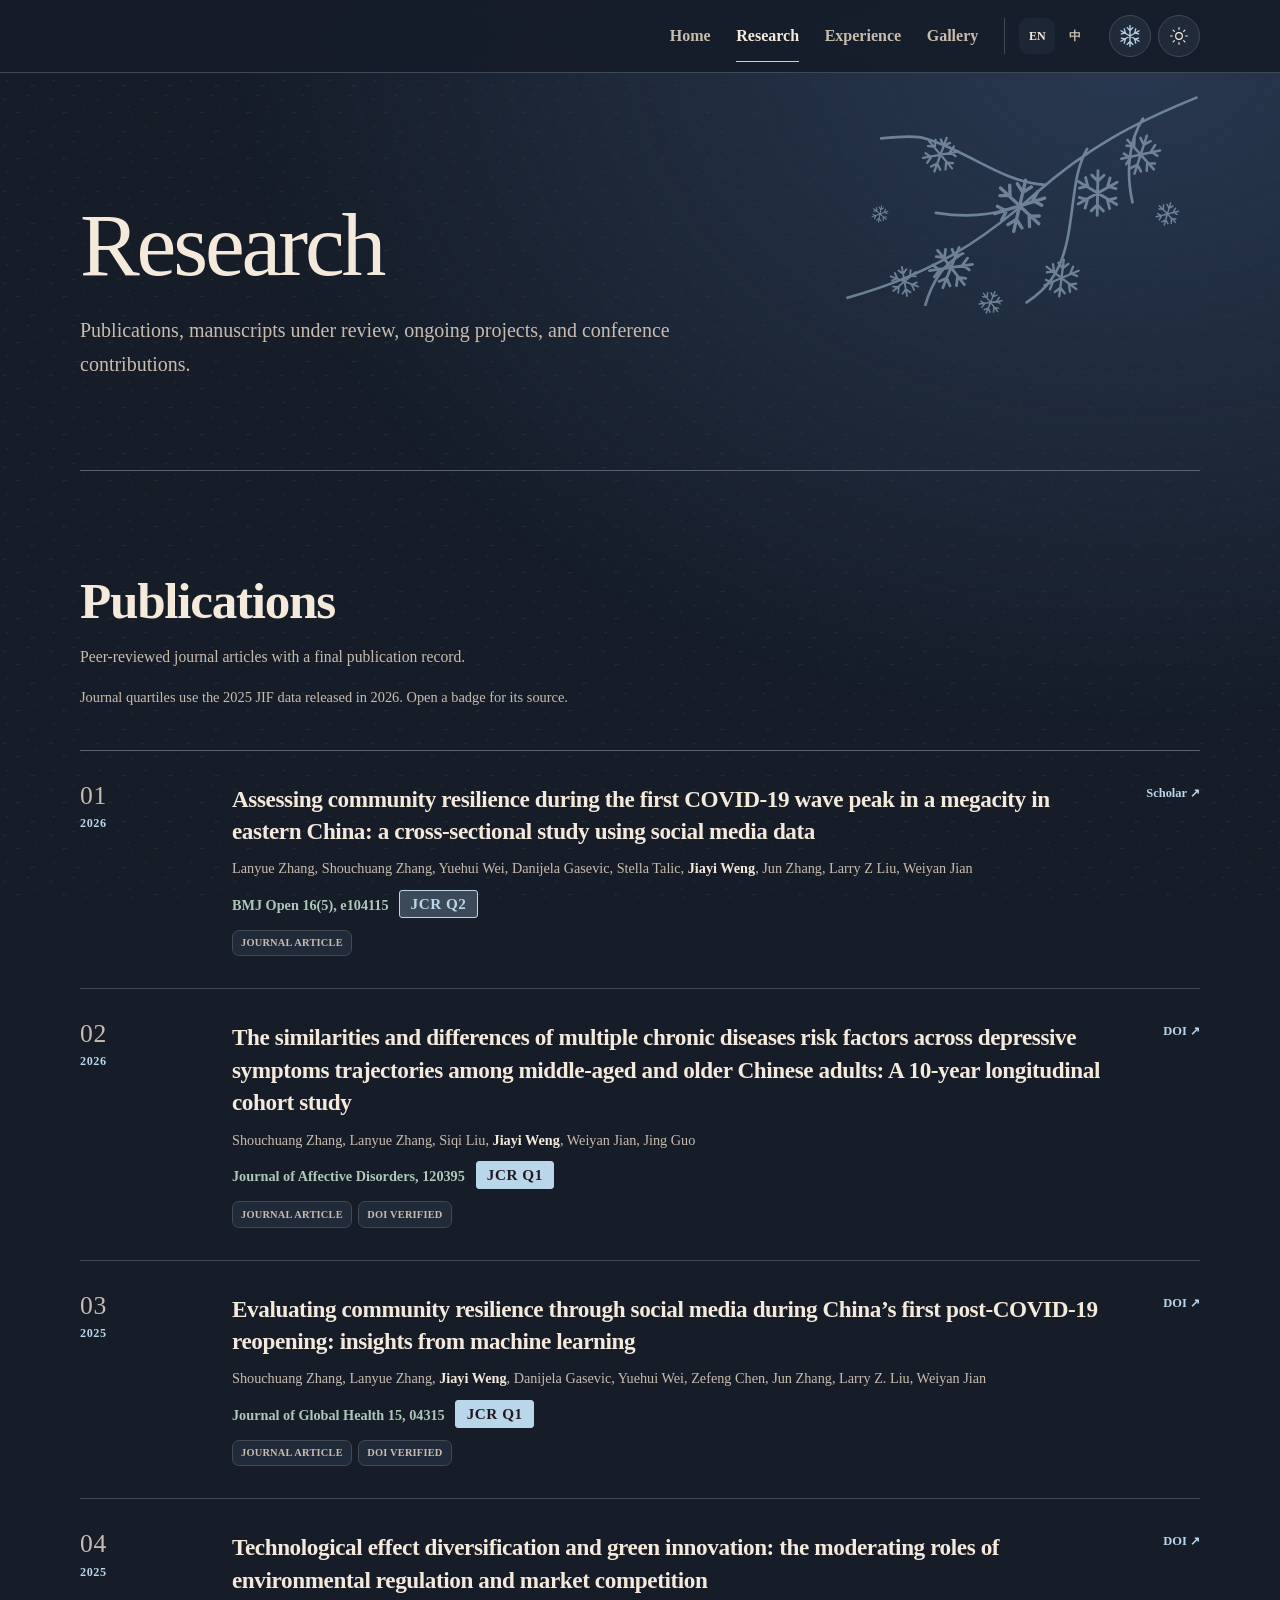
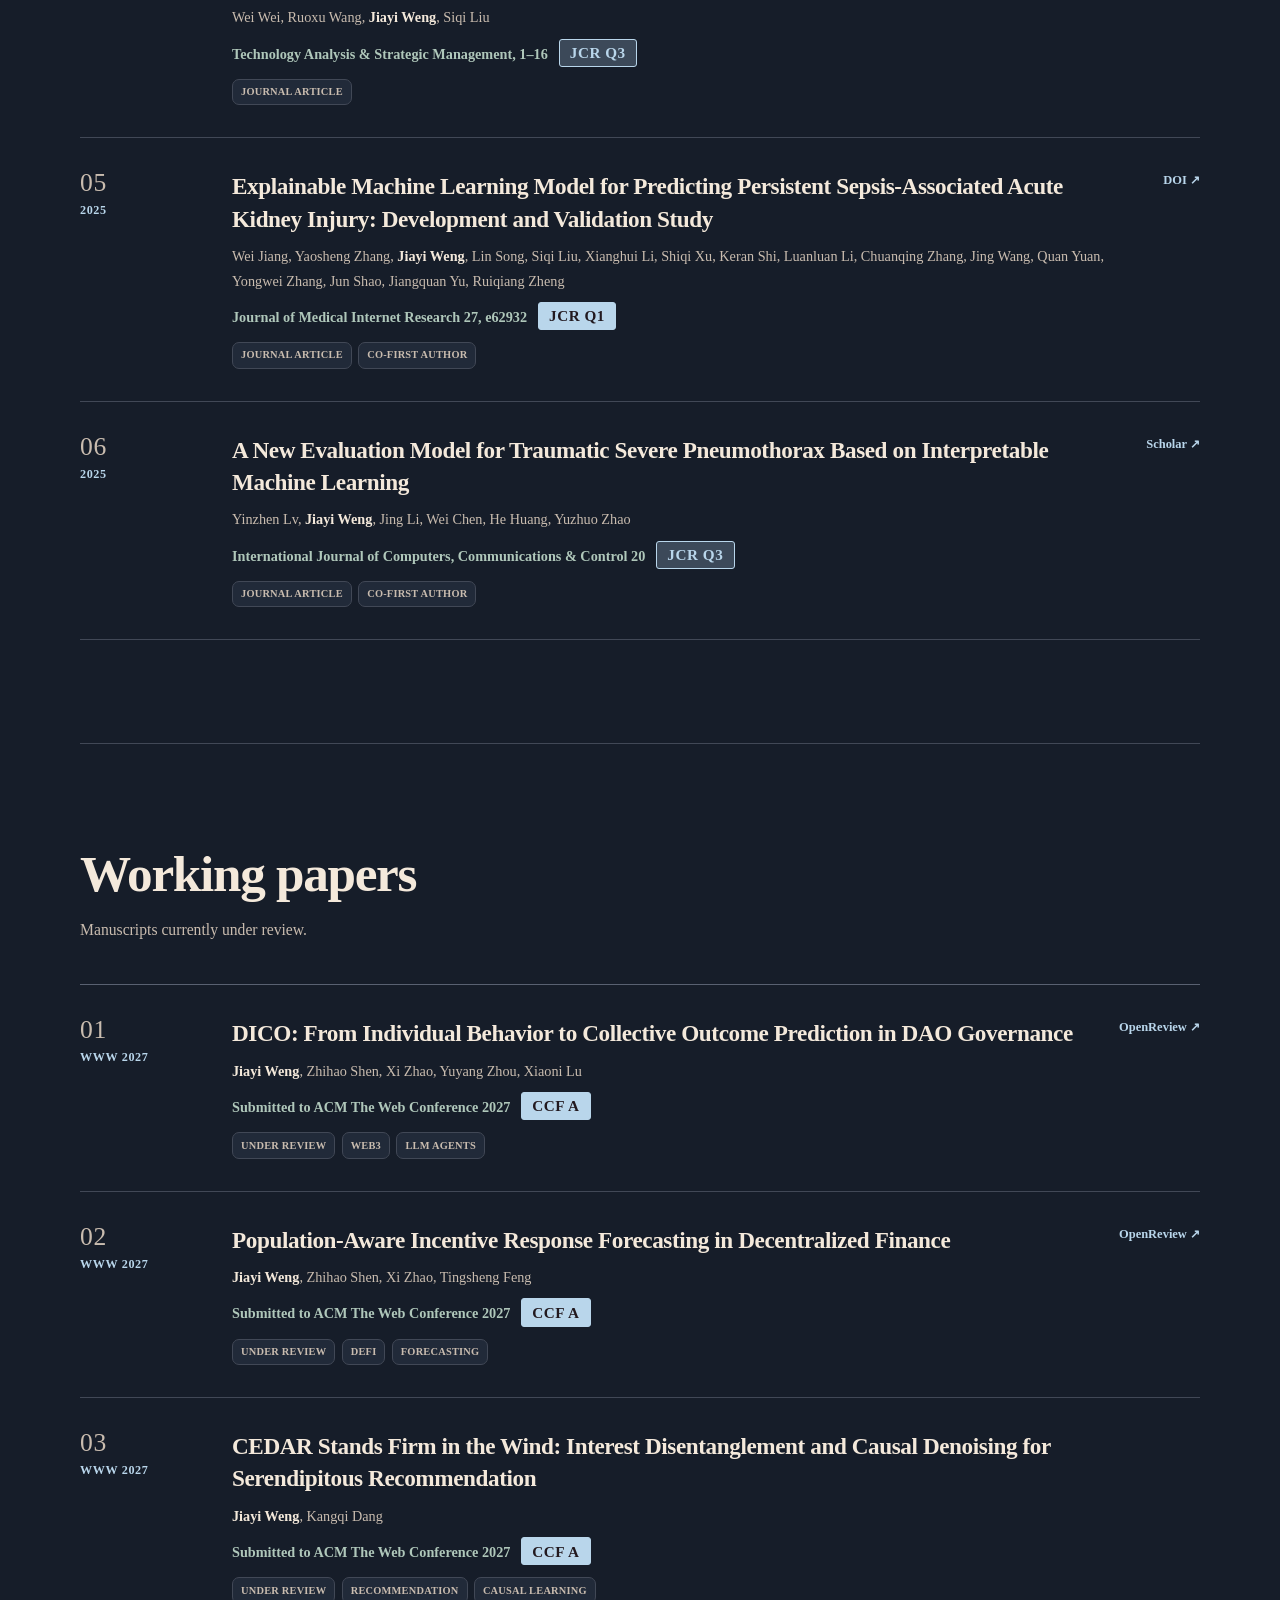
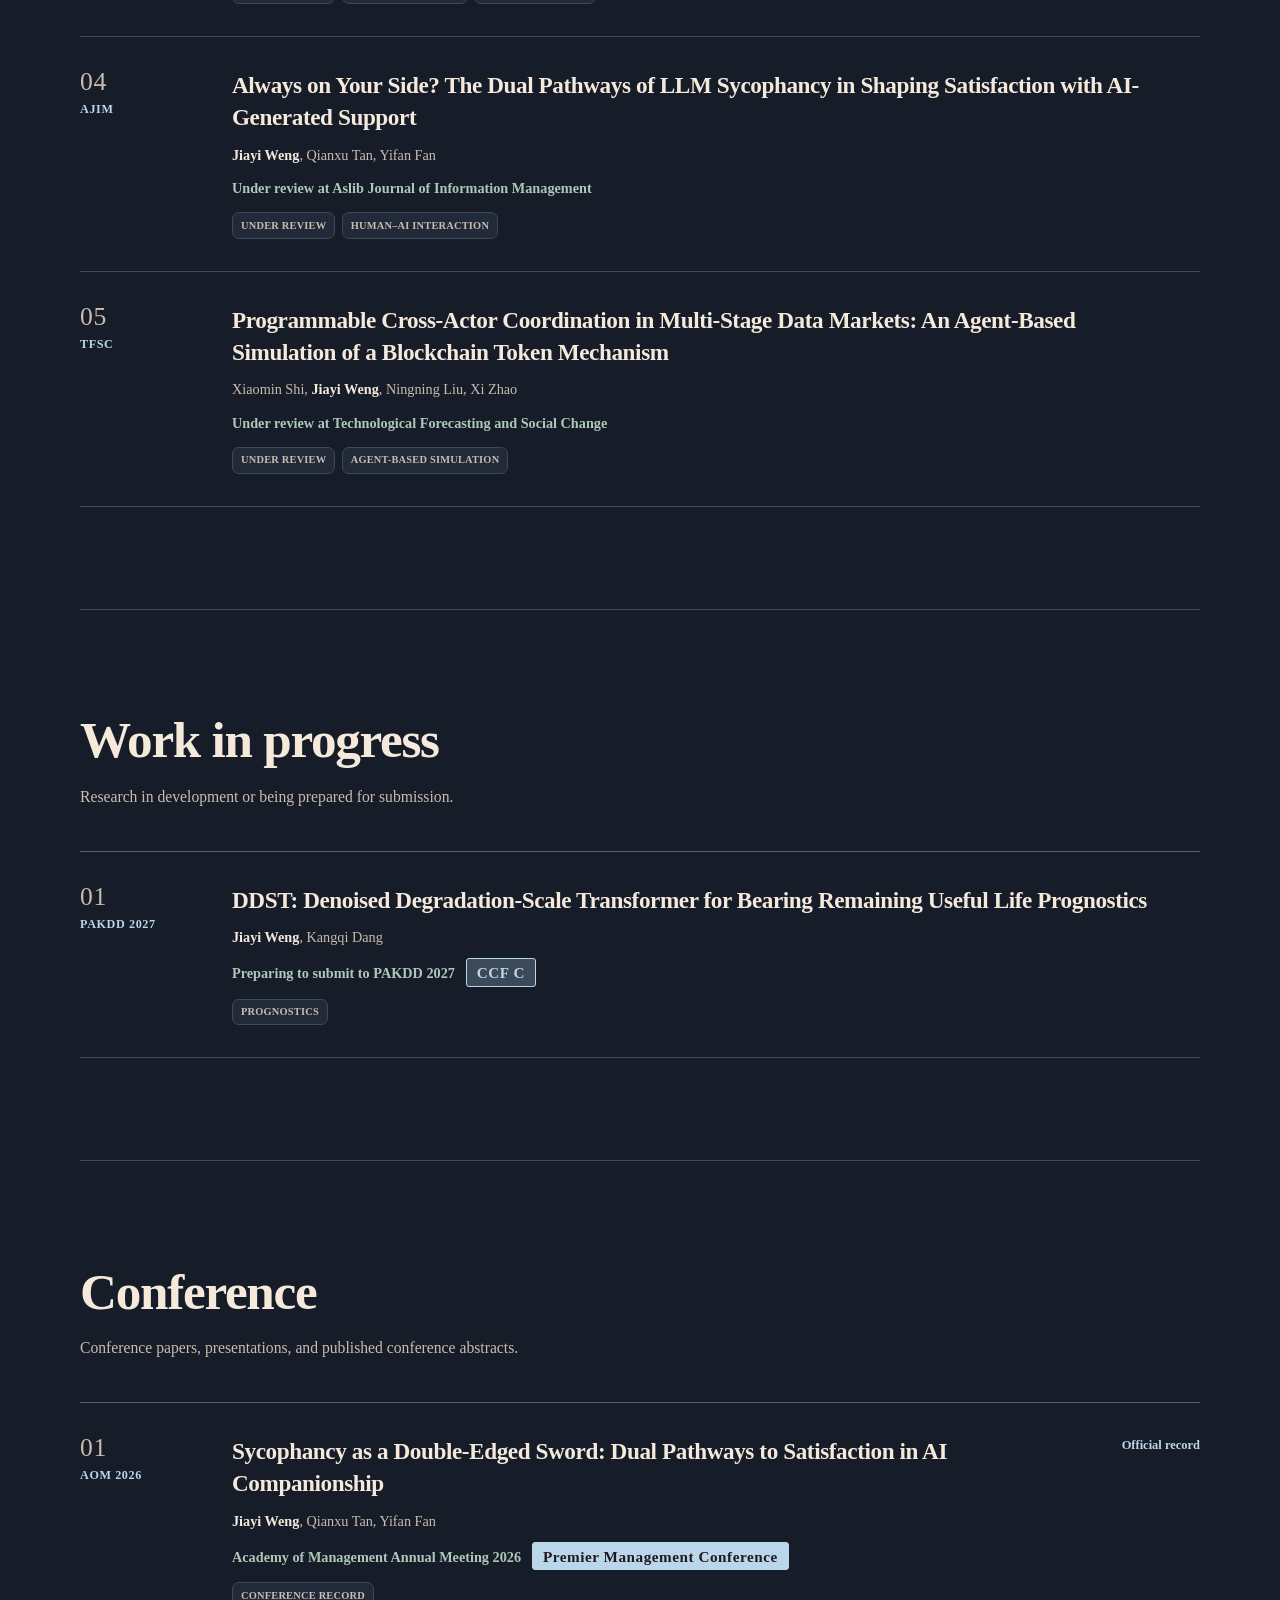
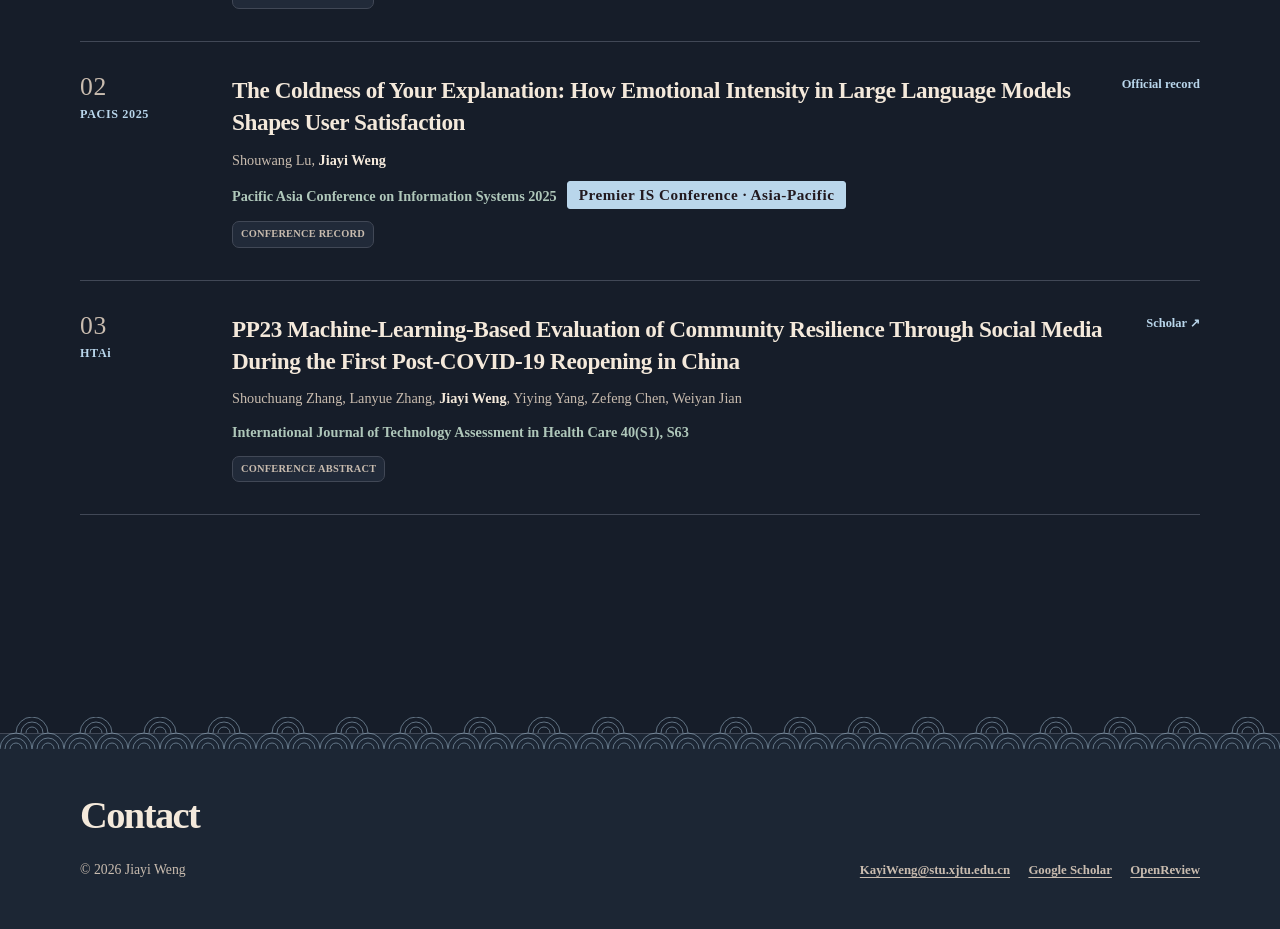
<file: research.html>
<!doctype html>
<html lang="en">
  <head>
    <meta charset="utf-8">
    <meta name="viewport" content="width=device-width, initial-scale=1">
    <meta name="description" content="Publications, working papers, work in progress, and conference contributions by Jiayi Weng.">
    <meta name="theme-color" content="#161d29">
    <title data-i18n="researchPageTitle">Research · Jiayi Weng</title>
    <link rel="icon" href="favicon.svg?v=2" type="image/svg+xml">
    <script>
      const seasons = ["winter", "spring", "summer", "autumn"];
      const calendarSeason = () => seasons[Math.floor((new Date().getMonth() + 1) / 3) % 4];
      document.documentElement.dataset.season = calendarSeason();
      try {
        const theme = localStorage.getItem("jiayi-theme");
        if (theme === "light" || theme === "dark") document.documentElement.dataset.theme = theme;
        const season = localStorage.getItem("jiayi-season");
        if (seasons.includes(season)) document.documentElement.dataset.season = season;
      } catch {}
    </script>
    <link rel="stylesheet" href="assets/css/styles.css?v=9">
    <script src="assets/js/main.js?v=13" defer></script>
  </head>
  <body>
    <a class="skip-link" href="#main" data-i18n="skipToContent">Skip to content</a>
    <header class="site-header">
      <div class="nav-shell">
        <button class="menu-toggle" type="button" data-menu-toggle aria-expanded="false" aria-controls="site-navigation" aria-label="Open navigation"><span></span><span></span></button>
        <nav class="nav-links" id="site-navigation" data-navigation aria-label="Primary navigation">
          <a href="index.html" data-i18n="navHome">Home</a>
          <a href="research.html" aria-current="page" data-i18n="navResearch">Research</a>
          <a href="experience.html" data-i18n="navExperience">Experience</a>
          <a href="gallery.html" data-i18n="navGallery">Gallery</a>
          <div class="language-switcher" aria-label="Language"><button type="button" data-lang="en" aria-pressed="true">EN</button><button type="button" data-lang="zh" aria-pressed="false">中</button></div>
        </nav>
        <div class="site-controls">
          <details class="season-picker" data-season-picker>
            <summary class="site-control" data-season-trigger aria-label="Season" title="Season"><span class="season-symbol" aria-hidden="true"></span></summary>
            <div class="season-options">
              <button type="button" data-season-choice="auto" data-i18n="seasonAuto" aria-pressed="true">By month</button>
              <button type="button" data-season-choice="spring" data-i18n="seasonSpring" aria-pressed="false">Spring · Cherry blossom</button>
              <button type="button" data-season-choice="summer" data-i18n="seasonSummer" aria-pressed="false">Summer · Green leaves</button>
              <button type="button" data-season-choice="autumn" data-i18n="seasonAutumn" aria-pressed="false">Autumn · Maple</button>
              <button type="button" data-season-choice="winter" data-i18n="seasonWinter" aria-pressed="false">Winter · Snow</button>
            </div>
          </details>
          <button class="site-control" type="button" data-theme-toggle aria-label="Dark mode" aria-pressed="true" title="Dark mode">
            <svg class="icon-moon" viewBox="0 0 24 24" aria-hidden="true"><path d="M21 13a9 9 0 0 1-10-10 9 9 0 1 0 10 10Z"/></svg>
            <svg class="icon-sun" viewBox="0 0 24 24" aria-hidden="true"><circle cx="12" cy="12" r="4"/><path d="M12 2v2m0 16v2M2 12h2m16 0h2M5 5l1.4 1.4m11.2 11.2L19 19M5 19l1.4-1.4M17.6 6.4 19 5"/></svg>
          </button>
        </div>
      </div>
    </header>

    <main class="page" id="main">
      <section class="shell page-intro">
        <div class="reveal">
          <h1 data-i18n="researchTitle">Research</h1>
          <p class="intro-copy" data-i18n="researchIntro">Publications, manuscripts under review, ongoing projects, and conference contributions.</p>
        </div>
      </section>

      <div class="shell">
        <section class="category" id="publications" aria-labelledby="publications-title">
          <header class="category-header reveal">
            <div><h2 id="publications-title" data-i18n="publications">Publications</h2><p data-i18n="publicationsDesc">Peer-reviewed journal articles with a final publication record.</p></div>
            <p class="jcr-note" data-i18n="jcrNote">Journal quartiles use the 2025 JIF data released in 2026. Open a badge for its source.</p>
          </header>
          <div class="paper-list reveal">
            <article class="paper">
              <div class="paper-year">2026</div>
              <div>
                <h3>Assessing community resilience during the first COVID-19 wave peak in a megacity in eastern China: a cross-sectional study using social media data</h3>
                <p class="paper-authors" lang="en">Lanyue Zhang, Shouchuang Zhang, Yuehui Wei, Danijela Gasevic, Stella Talic, <strong>Jiayi Weng</strong>, Jun Zhang, Larry Z Liu, Weiyan Jian</p>
                <p class="paper-venue">BMJ Open 16(5), e104115 <a class="jcr-badge" data-quartile="2" href="https://bmjopen.bmj.com/pages/about" title="2025 JIF · Medicine, General &amp; Internal" target="_blank" rel="noreferrer">JCR Q2</a></p>
                <div class="paper-tags"><span class="tag" data-i18n="journalArticle">Journal article</span></div>
              </div>
              <a class="paper-link" href="https://scholar.google.com/citations?user=XBC92dYAAAAJ&amp;hl=en" target="_blank" rel="noreferrer" data-i18n="scholarLink">Scholar ↗</a>
            </article>
            <article class="paper">
              <div class="paper-year">2026</div>
              <div>
                <h3>The similarities and differences of multiple chronic diseases risk factors across depressive symptoms trajectories among middle-aged and older Chinese adults: A 10-year longitudinal cohort study</h3>
                <p class="paper-authors" lang="en">Shouchuang Zhang, Lanyue Zhang, Siqi Liu, <strong>Jiayi Weng</strong>, Weiyan Jian, Jing Guo</p>
                <p class="paper-venue">Journal of Affective Disorders, 120395 <a class="jcr-badge" data-quartile="1" href="https://www.niic.nsc.ru/phocadownload/publications/2025/JCR_JournalImpactFactor_2026.pdf" title="2025 JIF · Psychiatry" target="_blank" rel="noreferrer">JCR Q1</a></p>
                <div class="paper-tags"><span class="tag" data-i18n="journalArticle">Journal article</span><span class="tag" data-i18n="doiVerified">DOI verified</span></div>
              </div>
              <a class="paper-link" href="https://doi.org/10.1016/j.jad.2025.120395" target="_blank" rel="noreferrer">DOI ↗</a>
            </article>
            <article class="paper">
              <div class="paper-year">2025</div>
              <div>
                <h3>Evaluating community resilience through social media during China’s first post-COVID-19 reopening: insights from machine learning</h3>
                <p class="paper-authors" lang="en">Shouchuang Zhang, Lanyue Zhang, <strong>Jiayi Weng</strong>, Danijela Gasevic, Yuehui Wei, Zefeng Chen, Jun Zhang, Larry Z. Liu, Weiyan Jian</p>
                <p class="paper-venue">Journal of Global Health 15, 04315 <a class="jcr-badge" data-quartile="1" href="https://www.niic.nsc.ru/phocadownload/publications/2025/JCR_JournalImpactFactor_2026.pdf" title="2025 JIF · Public, Environmental &amp; Occupational Health" target="_blank" rel="noreferrer">JCR Q1</a></p>
                <div class="paper-tags"><span class="tag" data-i18n="journalArticle">Journal article</span><span class="tag" data-i18n="doiVerified">DOI verified</span></div>
              </div>
              <a class="paper-link" href="https://doi.org/10.7189/jogh.15.04315" target="_blank" rel="noreferrer">DOI ↗</a>
            </article>
            <article class="paper">
              <div class="paper-year">2025</div>
              <div>
                <h3>Technological effect diversification and green innovation: the moderating roles of environmental regulation and market competition</h3>
                <p class="paper-authors" lang="en">Wei Wei, Ruoxu Wang, <strong>Jiayi Weng</strong>, Siqi Liu</p>
                <p class="paper-venue">Technology Analysis &amp; Strategic Management, 1–16 <a class="jcr-badge" data-quartile="3" href="https://urv.scimarina.org/es/ipublic/source/10993" title="2025 JIF · Management" target="_blank" rel="noreferrer">JCR Q3</a></p>
                <div class="paper-tags"><span class="tag" data-i18n="journalArticle">Journal article</span></div>
              </div>
              <a class="paper-link" href="https://doi.org/10.1080/09537325.2025.2550008" target="_blank" rel="noreferrer">DOI ↗</a>
            </article>
            <article class="paper">
              <div class="paper-year">2025</div>
              <div>
                <h3>Explainable Machine Learning Model for Predicting Persistent Sepsis-Associated Acute Kidney Injury: Development and Validation Study</h3>
                <p class="paper-authors" lang="en">Wei Jiang, Yaosheng Zhang, <strong>Jiayi Weng</strong>, Lin Song, Siqi Liu, Xianghui Li, Shiqi Xu, Keran Shi, Luanluan Li, Chuanqing Zhang, Jing Wang, Quan Yuan, Yongwei Zhang, Jun Shao, Jiangquan Yu, Ruiqiang Zheng</p>
                <p class="paper-venue">Journal of Medical Internet Research 27, e62932 <a class="jcr-badge" data-quartile="1" href="https://www.jmir.org/announcements/696" title="2025 JIF · Health Care Sciences &amp; Services" target="_blank" rel="noreferrer">JCR Q1</a></p>
                <div class="paper-tags"><span class="tag" data-i18n="journalArticle">Journal article</span><span class="tag" data-i18n="coFirstAuthor">Co-first author</span></div>
              </div>
              <a class="paper-link" href="https://doi.org/10.2196/62932" target="_blank" rel="noreferrer">DOI ↗</a>
            </article>
            <article class="paper">
              <div class="paper-year">2025</div>
              <div>
                <h3>A New Evaluation Model for Traumatic Severe Pneumothorax Based on Interpretable Machine Learning</h3>
                <p class="paper-authors" lang="en">Yinzhen Lv, <strong>Jiayi Weng</strong>, Jing Li, Wei Chen, He Huang, Yuzhuo Zhao</p>
                <p class="paper-venue">International Journal of Computers, Communications &amp; Control 20 <a class="jcr-badge" data-quartile="3" href="https://univagora.ro/jour/index.php/index" title="2025 JIF · Automation &amp; Control Systems" target="_blank" rel="noreferrer">JCR Q3</a></p>
                <div class="paper-tags"><span class="tag" data-i18n="journalArticle">Journal article</span><span class="tag" data-i18n="coFirstAuthor">Co-first author</span></div>
              </div>
              <a class="paper-link" href="https://scholar.google.com/citations?user=XBC92dYAAAAJ&amp;hl=en" target="_blank" rel="noreferrer" data-i18n="scholarLink">Scholar ↗</a>
            </article>
          </div>
        </section>

        <section class="category" id="working-papers" aria-labelledby="working-title">
          <header class="category-header reveal">
            <div><h2 id="working-title" data-i18n="workingPapers">Working papers</h2><p data-i18n="workingPapersDesc">Manuscripts currently under review.</p></div>
          </header>
          <div class="paper-list reveal">
            <article class="paper">
              <div class="paper-year">WWW 2027</div>
              <div>
                <h3>DICO: From Individual Behavior to Collective Outcome Prediction in DAO Governance</h3>
                <p class="paper-authors" lang="en"><strong>Jiayi Weng</strong>, Zhihao Shen, Xi Zhao, Yuyang Zhou, Xiaoni Lu</p>
                <p class="paper-venue"><span data-i18n="submittedToWebConf">Submitted to ACM The Web Conference 2027</span> <a class="jcr-badge venue-badge" data-tier="top" href="https://www.ccf.org.cn/Academic_Evaluation/Cross_Compre_Emerging/" target="_blank" rel="noreferrer">CCF A</a></p>
                <div class="paper-tags"><span class="tag" data-i18n="underReview">Under review</span><span class="tag">Web3</span><span class="tag" data-i18n="llmAgentsTag">LLM agents</span></div>
              </div>
              <a class="paper-link" href="https://openreview.net/forum?noteId=RLXCi09V4S" target="_blank" rel="noreferrer">OpenReview ↗</a>
            </article>
            <article class="paper">
              <div class="paper-year">WWW 2027</div>
              <div>
                <h3>Population-Aware Incentive Response Forecasting in Decentralized Finance</h3>
                <p class="paper-authors" lang="en"><strong>Jiayi Weng</strong>, Zhihao Shen, Xi Zhao, Tingsheng Feng</p>
                <p class="paper-venue"><span data-i18n="submittedToWebConf">Submitted to ACM The Web Conference 2027</span> <a class="jcr-badge venue-badge" data-tier="top" href="https://www.ccf.org.cn/Academic_Evaluation/Cross_Compre_Emerging/" target="_blank" rel="noreferrer">CCF A</a></p>
                <div class="paper-tags"><span class="tag" data-i18n="underReview">Under review</span><span class="tag">DeFi</span><span class="tag" data-i18n="forecastingTag">Forecasting</span></div>
              </div>
              <a class="paper-link" href="https://openreview.net/forum?noteId=5eGRMGo9hL" target="_blank" rel="noreferrer">OpenReview ↗</a>
            </article>
            <article class="paper">
              <div class="paper-year">WWW 2027</div>
              <div>
                <h3>CEDAR Stands Firm in the Wind: Interest Disentanglement and Causal Denoising for Serendipitous Recommendation</h3>
                <p class="paper-authors" lang="en"><strong>Jiayi Weng</strong>, Kangqi Dang</p>
                <p class="paper-venue"><span data-i18n="submittedToWebConf">Submitted to ACM The Web Conference 2027</span> <a class="jcr-badge venue-badge" data-tier="top" href="https://www.ccf.org.cn/Academic_Evaluation/Cross_Compre_Emerging/" target="_blank" rel="noreferrer">CCF A</a></p>
                <div class="paper-tags"><span class="tag" data-i18n="underReview">Under review</span><span class="tag" data-i18n="recommendationTag">Recommendation</span><span class="tag" data-i18n="causalLearningTag">Causal learning</span></div>
              </div>
            </article>
            <article class="paper">
              <div class="paper-year">AJIM</div>
              <div>
                <h3>Always on Your Side? The Dual Pathways of LLM Sycophancy in Shaping Satisfaction with AI-Generated Support</h3>
                <p class="paper-authors" lang="en"><strong>Jiayi Weng</strong>, Qianxu Tan, Yifan Fan</p>
                <p class="paper-venue" data-i18n="underReviewAslib">Under review at Aslib Journal of Information Management</p>
                <div class="paper-tags"><span class="tag" data-i18n="underReview">Under review</span><span class="tag" data-i18n="humanAiInteractionTag">Human–AI interaction</span></div>
              </div>
            </article>
            <article class="paper">
              <div class="paper-year">TFSC</div>
              <div>
                <h3>Programmable Cross-Actor Coordination in Multi-Stage Data Markets: An Agent-Based Simulation of a Blockchain Token Mechanism</h3>
                <p class="paper-authors" lang="en">Xiaomin Shi, <strong>Jiayi Weng</strong>, Ningning Liu, Xi Zhao</p>
                <p class="paper-venue" data-i18n="underReviewTfsc">Under review at Technological Forecasting and Social Change</p>
                <div class="paper-tags"><span class="tag" data-i18n="underReview">Under review</span><span class="tag" data-i18n="agentSimulationTag">Agent-based simulation</span></div>
              </div>
            </article>
          </div>
        </section>

        <section class="category" id="work-in-progress" aria-labelledby="wip-title">
          <header class="category-header reveal">
            <div><h2 id="wip-title" data-i18n="workInProgress">Work in progress</h2><p data-i18n="workInProgressDesc">Research in development or being prepared for submission.</p></div>
          </header>
          <div class="paper-list reveal">
            <article class="paper">
              <div class="paper-year">PAKDD 2027</div>
              <div>
                <h3>DDST: Denoised Degradation-Scale Transformer for Bearing Remaining Useful Life Prognostics</h3>
                <p class="paper-authors" lang="en"><strong>Jiayi Weng</strong>, Kangqi Dang</p>
                <p class="paper-venue"><span data-i18n="pakddPreparing">Preparing to submit to PAKDD 2027</span> <a class="jcr-badge venue-badge" href="https://www.ccf.org.cn/c/2017-03-17/587946.shtml" target="_blank" rel="noreferrer">CCF C</a></p>
                <div class="paper-tags"><span class="tag" data-i18n="prognosticsTag">Prognostics</span></div>
              </div>
            </article>
          </div>
        </section>

        <section class="category" id="conference" aria-labelledby="conference-title">
          <header class="category-header reveal">
            <div><h2 id="conference-title" data-i18n="conference">Conference</h2><p data-i18n="conferenceDesc">Conference papers, presentations, and published conference abstracts.</p></div>
          </header>
          <div class="paper-list reveal">
            <article class="paper">
              <div class="paper-year">AOM 2026</div>
              <div>
                <h3>Sycophancy as a Double-Edged Sword: Dual Pathways to Satisfaction in AI Companionship</h3>
                <p class="paper-authors" lang="en"><strong>Jiayi Weng</strong>, Qianxu Tan, Yifan Fan</p>
                <p class="paper-venue">Academy of Management Annual Meeting 2026 <a class="jcr-badge venue-badge" data-tier="top" href="https://www.aom.org/event/aom-2026-annual-meeting/" target="_blank" rel="noreferrer" data-i18n="aomBadge">Premier Management Conference</a></p>
                <div class="paper-tags"><span class="tag" data-i18n="conferenceRecord">Conference record</span></div>
              </div>
              <a class="paper-link" href="https://doi.org/10.5465/AMPROC.2026.11025abstract" target="_blank" rel="noreferrer" data-i18n="officialRecord">Official record</a>
            </article>
            <article class="paper">
              <div class="paper-year">PACIS 2025</div>
              <div>
                <h3>The Coldness of Your Explanation: How Emotional Intensity in Large Language Models Shapes User Satisfaction</h3>
                <p class="paper-authors" lang="en">Shouwang Lu, <strong>Jiayi Weng</strong></p>
                <p class="paper-venue">Pacific Asia Conference on Information Systems 2025 <a class="jcr-badge venue-badge" data-tier="top" href="https://aisnet.org/conferences/pacis/" target="_blank" rel="noreferrer" data-i18n="pacisBadge">Premier IS Conference · Asia-Pacific</a></p>
                <div class="paper-tags"><span class="tag" data-i18n="conferenceRecord">Conference record</span></div>
              </div>
              <a class="paper-link" href="https://aisel.aisnet.org/pacis2025/hci/hci/19/" target="_blank" rel="noreferrer" data-i18n="officialRecord">Official record</a>
            </article>
            <article class="paper">
              <div class="paper-year">HTAi</div>
              <div>
                <h3>PP23 Machine-Learning-Based Evaluation of Community Resilience Through Social Media During the First Post-COVID-19 Reopening in China</h3>
                <p class="paper-authors" lang="en">Shouchuang Zhang, Lanyue Zhang, <strong>Jiayi Weng</strong>, Yiying Yang, Zefeng Chen, Weiyan Jian</p>
                <p class="paper-venue">International Journal of Technology Assessment in Health Care 40(S1), S63</p>
                <div class="paper-tags"><span class="tag" data-i18n="conferenceAbstract">Conference abstract</span></div>
              </div>
              <a class="paper-link" href="https://scholar.google.com/citations?user=XBC92dYAAAAJ&amp;hl=en" target="_blank" rel="noreferrer" data-i18n="scholarLink">Scholar ↗</a>
            </article>
          </div>
        </section>
      </div>
    </main>

    <footer class="site-footer">
      <div class="shell footer-grid">
        <div><h2 data-i18n="footerTitle">Contact</h2><p>© <span data-year></span> Jiayi Weng</p></div>
        <nav class="footer-links" aria-label="Footer links"><a href="mailto:KayiWeng@stu.xjtu.edu.cn">KayiWeng@stu.xjtu.edu.cn</a><a href="https://scholar.google.com/citations?user=XBC92dYAAAAJ&amp;hl=en" target="_blank" rel="noreferrer" data-i18n="googleScholar">Google Scholar</a><a href="https://openreview.net/profile?id=~Weng_Jiayi1" target="_blank" rel="noreferrer">OpenReview</a></nav>
      </div>
    </footer>
  </body>
</html>
</file>
<file: assets/css/styles.css>
:root {
  color-scheme: dark;
  --ink: light-dark(#28231e, #f4e9db);
  --ink-soft: light-dark(#5d5148, #c9bcaf);
  --paper: light-dark(#faf4e8, #161d29);
  --paper-strong: light-dark(#fffaf0, #212a39);
  --paper-warm: light-dark(#f0e5d4, #1c2634);
  --line: light-dark(#d9cbbb, #414856);
  --line-strong: light-dark(#b9a695, #596171);
  --accent: light-dark(#813d28, #f0b388);
  --accent-on: light-dark(#fffaf0, #22191f);
  --sakura: light-dark(#a96343, #ca895d);
  --horizon: light-dark(#ecd4b9, #423128);
  --sage: light-dark(#465d51, #afc7ba);
  --shadow: 0 20px 54px light-dark(#56432b24, #090e1780);
  --shadow-soft: 0 10px 32px light-dark(#56432b14, #090e1760);
  --max: 1120px;
  --song: "Songti SC", "SimSun", "STSong", "Noto Serif CJK SC", serif;
  --serif: "Times New Roman", var(--song);
  --display: var(--serif);
  --blossom-branch: url("data:image/svg+xml,%3Csvg%20xmlns%3D%22http%3A%2F%2Fwww.w3.org%2F2000%2Fsvg%22%20viewBox%3D%220%200%20330%20214%22%3E%3Cdefs%3E%3Cg%20id%3D%22flower%22%3E%3Cg%20transform%3D%22rotate(0)%22%3E%3Cpath%20d%3D%22M0-25C-4-31-10-28-10-21c0%207%205%2013%2010%2017%205-4%2010-10%2010-17%200-7-6-10-10-4Z%22%2F%3E%3C%2Fg%3E%3Cg%20transform%3D%22rotate(72)%22%3E%3Cpath%20d%3D%22M0-25C-4-31-10-28-10-21c0%207%205%2013%2010%2017%205-4%2010-10%2010-17%200-7-6-10-10-4Z%22%2F%3E%3C%2Fg%3E%3Cg%20transform%3D%22rotate(144)%22%3E%3Cpath%20d%3D%22M0-25C-4-31-10-28-10-21c0%207%205%2013%2010%2017%205-4%2010-10%2010-17%200-7-6-10-10-4Z%22%2F%3E%3C%2Fg%3E%3Cg%20transform%3D%22rotate(216)%22%3E%3Cpath%20d%3D%22M0-25C-4-31-10-28-10-21c0%207%205%2013%2010%2017%205-4%2010-10%2010-17%200-7-6-10-10-4Z%22%2F%3E%3C%2Fg%3E%3Cg%20transform%3D%22rotate(288)%22%3E%3Cpath%20d%3D%22M0-25C-4-31-10-28-10-21c0%207%205%2013%2010%2017%205-4%2010-10%2010-17%200-7-6-10-10-4Z%22%2F%3E%3C%2Fg%3E%3Ccircle%20r%3D%224%22%2F%3E%3C%2Fg%3E%3C%2Fdefs%3E%3Cg%20fill%3D%22none%22%20stroke%3D%22black%22%20stroke-linecap%3D%22round%22%3E%3Cpath%20stroke-width%3D%223%22%20d%3D%22M324%2011c-58%2025-110%2044-150%2084S87%20159%2016%20179M268%2039c-23%2018-32%2051-41%2076s-21%2047-49%2070M194%2078c-25%205-52-6-75-16s-40-17-61-15M104%20151c-8%2012-16%2030-21%2046M284%2029c-6%2020-1%2035%2010%2047%22%2F%3E%3Cpath%20stroke-width%3D%221.4%22%20d%3D%22M251%2063c-10%205-25%207-42%208m21%2035c18%200%2028%205%2036%2017M135%2064c-3-13-13-22-25-27m54%2071c-22%204-43%205-64%201m96%2052c-7%203-15%206-28%206%22%2F%3E%3C%2Fg%3E%3Cg%20fill%3D%22black%22%3E%3Cuse%20href%3D%22%23flower%22%20transform%3D%22translate(226%20113)%20scale(.97)%22%2F%3E%3Cuse%20href%3D%22%23flower%22%20transform%3D%22translate(119%2061)%20scale(.88)%22%2F%3E%3Cuse%20href%3D%22%23flower%22%20transform%3D%22translate(76%20160)%20scale(.89)%22%2F%3E%3Cuse%20href%3D%22%23flower%22%20transform%3D%22translate(287%2065)%20scale(.69)%22%2F%3E%3Cuse%20href%3D%22%23flower%22%20transform%3D%22translate(171%20175)%20scale(.63)%22%2F%3E%3Cuse%20href%3D%22%23flower%22%20transform%3D%22translate(55%2045)%20scale(.52)%22%2F%3E%3Cuse%20href%3D%22%23flower%22%20transform%3D%22translate(258%20139)%20scale(.38)%22%2F%3E%3Cellipse%20cx%3D%2229%22%20cy%3D%22119%22%20rx%3D%224%22%20ry%3D%228%22%20transform%3D%22rotate(30%2029%20119)%22%2F%3E%3Cellipse%20cx%3D%22110%22%20cy%3D%22190%22%20rx%3D%224%22%20ry%3D%227%22%20transform%3D%22rotate(-32%20110%20190)%22%2F%3E%3Cellipse%20cx%3D%22276%22%20cy%3D%22192%22%20rx%3D%225%22%20ry%3D%228%22%20transform%3D%22rotate(53%20276%20192)%22%2F%3E%3C%2Fg%3E%3C%2Fsvg%3E");
  --seigaiha: url("data:image/svg+xml,%3Csvg%20xmlns%3D%22http%3A%2F%2Fwww.w3.org%2F2000%2Fsvg%22%20viewBox%3D%220%200%2064%2032%22%3E%3Cpath%20fill%3D%22none%22%20stroke%3D%22black%22%20stroke-width%3D%221%22%20d%3D%22M0%2032a16%2016%200%200%201%2032%200m-27%200a11%2011%200%200%201%2022%200m-17%200a6%206%200%200%201%2012%200M32%2032a16%2016%200%200%201%2032%200m-27%200a11%2011%200%200%201%2022%200m-17%200a6%206%200%200%201%2012%200M16%2016a16%2016%200%200%201%2032%200m-27%200a11%2011%200%200%201%2022%200m-17%200a6%206%200%200%201%2012%200%22%2F%3E%3C%2Fsvg%3E");
}

html[data-theme="light"] {
  color-scheme: light;
}

html[data-theme="dark"] {
  color-scheme: dark;
}

html[data-season="spring"] {
  --accent: light-dark(#665b4e, #ddd0b6);
  --horizon: light-dark(#eddfc6, #30384a);
  --season-branch: var(--blossom-branch);
  --sakura: light-dark(#94866f, #e1dbc8);
  --branch-highlight: light-dark(#ba7b8b, #d794a7);
  --particle-light: #fffdf8;
  --particle-base: light-dark(#c8c1b0, #ebe3d4);
  --particle-shape: url("data:image/svg+xml,%3Csvg%20xmlns%3D%22http%3A%2F%2Fwww.w3.org%2F2000%2Fsvg%22%20viewBox%3D%220%200%2024%2024%22%3E%3Cg%20transform%3D%22translate(12%2012)%22%3E%3Cg%20transform%3D%22rotate(0)%22%3E%3Cpath%20d%3D%22M0-8.2c-1.2-2-3.6-1.3-3.6%201.3%200%202.5%201.7%204.6%203.6%205.6%201.9-1%203.6-3.1%203.6-5.6%200-2.6-2.4-3.3-3.6-1.3Z%22%2F%3E%3C%2Fg%3E%3Cg%20transform%3D%22rotate(72)%22%3E%3Cpath%20d%3D%22M0-8.2c-1.2-2-3.6-1.3-3.6%201.3%200%202.5%201.7%204.6%203.6%205.6%201.9-1%203.6-3.1%203.6-5.6%200-2.6-2.4-3.3-3.6-1.3Z%22%2F%3E%3C%2Fg%3E%3Cg%20transform%3D%22rotate(144)%22%3E%3Cpath%20d%3D%22M0-8.2c-1.2-2-3.6-1.3-3.6%201.3%200%202.5%201.7%204.6%203.6%205.6%201.9-1%203.6-3.1%203.6-5.6%200-2.6-2.4-3.3-3.6-1.3Z%22%2F%3E%3C%2Fg%3E%3Cg%20transform%3D%22rotate(216)%22%3E%3Cpath%20d%3D%22M0-8.2c-1.2-2-3.6-1.3-3.6%201.3%200%202.5%201.7%204.6%203.6%205.6%201.9-1%203.6-3.1%203.6-5.6%200-2.6-2.4-3.3-3.6-1.3Z%22%2F%3E%3C%2Fg%3E%3Cg%20transform%3D%22rotate(288)%22%3E%3Cpath%20d%3D%22M0-8.2c-1.2-2-3.6-1.3-3.6%201.3%200%202.5%201.7%204.6%203.6%205.6%201.9-1%203.6-3.1%203.6-5.6%200-2.6-2.4-3.3-3.6-1.3Z%22%2F%3E%3C%2Fg%3E%3Ccircle%20r%3D%221.4%22%2F%3E%3C%2Fg%3E%3C%2Fsvg%3E");
  --season-branch-highlight: url("data:image/svg+xml,%3Csvg%20xmlns%3D%22http%3A%2F%2Fwww.w3.org%2F2000%2Fsvg%22%20viewBox%3D%220%200%20330%20214%22%3E%3Cdefs%3E%3Cg%20id%3D%22flower%22%3E%3Cg%20transform%3D%22rotate(0)%22%3E%3Cpath%20d%3D%22M0-25C-4-31-10-28-10-21c0%207%205%2013%2010%2017%205-4%2010-10%2010-17%200-7-6-10-10-4Z%22%2F%3E%3C%2Fg%3E%3Cg%20transform%3D%22rotate(72)%22%3E%3Cpath%20d%3D%22M0-25C-4-31-10-28-10-21c0%207%205%2013%2010%2017%205-4%2010-10%2010-17%200-7-6-10-10-4Z%22%2F%3E%3C%2Fg%3E%3Cg%20transform%3D%22rotate(144)%22%3E%3Cpath%20d%3D%22M0-25C-4-31-10-28-10-21c0%207%205%2013%2010%2017%205-4%2010-10%2010-17%200-7-6-10-10-4Z%22%2F%3E%3C%2Fg%3E%3Cg%20transform%3D%22rotate(216)%22%3E%3Cpath%20d%3D%22M0-25C-4-31-10-28-10-21c0%207%205%2013%2010%2017%205-4%2010-10%2010-17%200-7-6-10-10-4Z%22%2F%3E%3C%2Fg%3E%3Cg%20transform%3D%22rotate(288)%22%3E%3Cpath%20d%3D%22M0-25C-4-31-10-28-10-21c0%207%205%2013%2010%2017%205-4%2010-10%2010-17%200-7-6-10-10-4Z%22%2F%3E%3C%2Fg%3E%3Ccircle%20r%3D%224%22%2F%3E%3C%2Fg%3E%3C%2Fdefs%3E%3Cuse%20href%3D%22%23flower%22%20transform%3D%22translate(119%2061)%20scale(.88)%22%2F%3E%3Cuse%20href%3D%22%23flower%22%20transform%3D%22translate(171%20175)%20scale(.63)%22%2F%3E%3C%2Fsvg%3E");
}

html[data-season="summer"] {
  --accent: light-dark(#3a6453, #a5c8a9);
  --horizon: light-dark(#dce9d2, #253b3a);
  --season-branch: url("data:image/svg+xml,%3Csvg%20xmlns%3D%22http%3A%2F%2Fwww.w3.org%2F2000%2Fsvg%22%20viewBox%3D%220%200%20330%20214%22%3E%3Cpath%20d%3D%22M327%2010C273%2032%20233%2053%20188%2093s-89%2069-161%2089m254-154c-12%2019-15%2045-9%2072m-39-46c-12%2020-11%2049-17%2078s-18%2043-35%2054m16-101c-29-2-50-17-78-30S86%2042%2056%2045m67%20101c-14%208-23%2022-29%2042m71-82c-22%207-43%206-62%203%22%20fill%3D%22none%22%20stroke%3D%22black%22%20stroke-width%3D%222.3%22%20stroke-linecap%3D%22round%22%2F%3E%3Cg%20transform%3D%22translate(265%2051)%20rotate(24)%20scale(2.3)%20translate(-12%20-12)%22%3E%3Cpath%20d%3D%22M12%2022h-1.4l.7-6.2C6.1%2016.9%202.4%2014.2%201%2010c2.5-4.9%206.5-7.8%2010.5-7.7l.5%203.1.8-3.1c4.3.2%207.9%203.1%2010.2%207.9-1.6%204.2-5.7%206.7-10.2%205.4Z%22%2F%3E%3C%2Fg%3E%3Cg%20transform%3D%22translate(227%2075)%20rotate(-62)%20scale(2.5)%20translate(-12%20-12)%22%3E%3Cpath%20d%3D%22M3%2023%202%2021l4.5-5C2.2%2010.3%2011.3%204.1%2023%201%2019.6%2012.6%2015.4%2020%208%2017.5Z%22%2F%3E%3C%2Fg%3E%3Cg%20transform%3D%22translate(198%20106)%20rotate(91)%20scale(2.6)%20translate(-12%20-12)%22%3E%3Cpath%20d%3D%22m12%2023-1.3-.3.6-5C5.2%2019.4%201.4%2015.7%202%208.9c2-3.8%206.3-6.7%2010-7.9%204.7%202.3%209%204.8%2010%209.1-.1%205.8-4%209.4-9.1%207.6Z%22%2F%3E%3C%2Fg%3E%3Cg%20transform%3D%22translate(148%20131)%20rotate(-71)%20scale(2.2)%20translate(-12%20-12)%22%3E%3Cpath%20d%3D%22M12%2022h-1.4l.7-6.2C6.1%2016.9%202.4%2014.2%201%2010c2.5-4.9%206.5-7.8%2010.5-7.7l.5%203.1.8-3.1c4.3.2%207.9%203.1%2010.2%207.9-1.6%204.2-5.7%206.7-10.2%205.4Z%22%2F%3E%3C%2Fg%3E%3Cg%20transform%3D%22translate(116%20153)%20rotate(89)%20scale(2.1)%20translate(-12%20-12)%22%3E%3Cpath%20d%3D%22M3%2023%202%2021l4.5-5C2.2%2010.3%2011.3%204.1%2023%201%2019.6%2012.6%2015.4%2020%208%2017.5Z%22%2F%3E%3C%2Fg%3E%3Cg%20transform%3D%22translate(89%20166)%20rotate(-88)%20scale(2)%20translate(-12%20-12)%22%3E%3Cpath%20d%3D%22m12%2023-1.3-.3.6-5C5.2%2019.4%201.4%2015.7%202%208.9c2-3.8%206.3-6.7%2010-7.9%204.7%202.3%209%204.8%2010%209.1-.1%205.8-4%209.4-9.1%207.6Z%22%2F%3E%3C%2Fg%3E%3Cg%20transform%3D%22translate(82%2076)%20rotate(43)%20scale(1.85)%20translate(-12%20-12)%22%3E%3Cpath%20d%3D%22M12%2022h-1.4l.7-6.2C6.1%2016.9%202.4%2014.2%201%2010c2.5-4.9%206.5-7.8%2010.5-7.7l.5%203.1.8-3.1c4.3.2%207.9%203.1%2010.2%207.9-1.6%204.2-5.7%206.7-10.2%205.4Z%22%2F%3E%3C%2Fg%3E%3Cg%20transform%3D%22translate(120%2082)%20rotate(-25)%20scale(1.65)%20translate(-12%20-12)%22%3E%3Cpath%20d%3D%22M3%2023%202%2021l4.5-5C2.2%2010.3%2011.3%204.1%2023%201%2019.6%2012.6%2015.4%2020%208%2017.5Z%22%2F%3E%3C%2Fg%3E%3Cg%20transform%3D%22translate(217%20159)%20rotate(18)%20scale(1.8)%20translate(-12%20-12)%22%3E%3Cpath%20d%3D%22m12%2023-1.3-.3.6-5C5.2%2019.4%201.4%2015.7%202%208.9c2-3.8%206.3-6.7%2010-7.9%204.7%202.3%209%204.8%2010%209.1-.1%205.8-4%209.4-9.1%207.6Z%22%2F%3E%3C%2Fg%3E%3Cg%20transform%3D%22translate(288%2098)%20rotate(88)%20scale(1.7)%20translate(-12%20-12)%22%3E%3Cpath%20d%3D%22M12%2022h-1.4l.7-6.2C6.1%2016.9%202.4%2014.2%201%2010c2.5-4.9%206.5-7.8%2010.5-7.7l.5%203.1.8-3.1c4.3.2%207.9%203.1%2010.2%207.9-1.6%204.2-5.7%206.7-10.2%205.4Z%22%2F%3E%3C%2Fg%3E%3C%2Fsvg%3E");
  --sakura: light-dark(#638369, #9db392);
  --branch-highlight: light-dark(#637837, #c3c781);
  --particle-light: #d4e5a2;
  --particle-base: #7eab83;
  --particle-shape: url("data:image/svg+xml,%3Csvg%20xmlns%3D%22http%3A%2F%2Fwww.w3.org%2F2000%2Fsvg%22%20viewBox%3D%220%200%2024%2024%22%3E%3Cpath%20d%3D%22M12%2022h-1.4l.7-6.2C6.1%2016.9%202.4%2014.2%201%2010c2.5-4.9%206.5-7.8%2010.5-7.7l.5%203.1.8-3.1c4.3.2%207.9%203.1%2010.2%207.9-1.6%204.2-5.7%206.7-10.2%205.4Z%22%2F%3E%3C%2Fsvg%3E");
  --summer-lance: url("data:image/svg+xml,%3Csvg%20xmlns%3D%22http%3A%2F%2Fwww.w3.org%2F2000%2Fsvg%22%20viewBox%3D%220%200%2024%2024%22%3E%3Cpath%20d%3D%22M3%2023%202%2021l4.5-5C2.2%2010.3%2011.3%204.1%2023%201%2019.6%2012.6%2015.4%2020%208%2017.5Z%22%2F%3E%3C%2Fsvg%3E");
  --summer-broad: url("data:image/svg+xml,%3Csvg%20xmlns%3D%22http%3A%2F%2Fwww.w3.org%2F2000%2Fsvg%22%20viewBox%3D%220%200%2024%2024%22%3E%3Cpath%20d%3D%22m12%2023-1.3-.3.6-5C5.2%2019.4%201.4%2015.7%202%208.9c2-3.8%206.3-6.7%2010-7.9%204.7%202.3%209%204.8%2010%209.1-.1%205.8-4%209.4-9.1%207.6Z%22%2F%3E%3C%2Fsvg%3E");
  --season-branch-highlight: url("data:image/svg+xml,%3Csvg%20xmlns%3D%22http%3A%2F%2Fwww.w3.org%2F2000%2Fsvg%22%20viewBox%3D%220%200%20330%20214%22%3E%3Cg%20transform%3D%22translate(265%2051)%20rotate(24)%20scale(2.3)%20translate(-12%20-12)%22%3E%3Cpath%20d%3D%22M12%2022h-1.4l.7-6.2C6.1%2016.9%202.4%2014.2%201%2010c2.5-4.9%206.5-7.8%2010.5-7.7l.5%203.1.8-3.1c4.3.2%207.9%203.1%2010.2%207.9-1.6%204.2-5.7%206.7-10.2%205.4Z%22%2F%3E%3C%2Fg%3E%3Cg%20transform%3D%22translate(148%20131)%20rotate(-71)%20scale(2.2)%20translate(-12%20-12)%22%3E%3Cpath%20d%3D%22M12%2022h-1.4l.7-6.2C6.1%2016.9%202.4%2014.2%201%2010c2.5-4.9%206.5-7.8%2010.5-7.7l.5%203.1.8-3.1c4.3.2%207.9%203.1%2010.2%207.9-1.6%204.2-5.7%206.7-10.2%205.4Z%22%2F%3E%3C%2Fg%3E%3Cg%20transform%3D%22translate(89%20166)%20rotate(-88)%20scale(2)%20translate(-12%20-12)%22%3E%3Cpath%20d%3D%22m12%2023-1.3-.3.6-5C5.2%2019.4%201.4%2015.7%202%208.9c2-3.8%206.3-6.7%2010-7.9%204.7%202.3%209%204.8%2010%209.1-.1%205.8-4%209.4-9.1%207.6Z%22%2F%3E%3C%2Fg%3E%3Cg%20transform%3D%22translate(120%2082)%20rotate(-25)%20scale(1.65)%20translate(-12%20-12)%22%3E%3Cpath%20d%3D%22M3%2023%202%2021l4.5-5C2.2%2010.3%2011.3%204.1%2023%201%2019.6%2012.6%2015.4%2020%208%2017.5Z%22%2F%3E%3C%2Fg%3E%3Cg%20transform%3D%22translate(288%2098)%20rotate(88)%20scale(1.7)%20translate(-12%20-12)%22%3E%3Cpath%20d%3D%22M12%2022h-1.4l.7-6.2C6.1%2016.9%202.4%2014.2%201%2010c2.5-4.9%206.5-7.8%2010.5-7.7l.5%203.1.8-3.1c4.3.2%207.9%203.1%2010.2%207.9-1.6%204.2-5.7%206.7-10.2%205.4Z%22%2F%3E%3C%2Fg%3E%3C%2Fsvg%3E");
}

html[data-season="autumn"] {
  --accent: light-dark(#813d28, #f0b388);
  --horizon: light-dark(#ecd4b9, #423128);
  --season-branch: url("data:image/svg+xml,%3Csvg%20xmlns%3D%22http%3A%2F%2Fwww.w3.org%2F2000%2Fsvg%22%20viewBox%3D%220%200%20330%20214%22%3E%3Cpath%20d%3D%22M327%2010C273%2032%20233%2053%20188%2093s-89%2069-161%2089m254-154c-12%2019-15%2045-9%2072m-39-46c-12%2020-11%2049-17%2078s-18%2043-35%2054m16-101c-29-2-50-17-78-30S86%2042%2056%2045m67%20101c-14%208-23%2022-29%2042m71-82c-22%207-43%206-62%203%22%20fill%3D%22none%22%20stroke%3D%22black%22%20stroke-width%3D%222.3%22%20stroke-linecap%3D%22round%22%2F%3E%3Cg%20transform%3D%22translate(269%2057)%20rotate(33)%20scale(2.1)%20translate(-12%20-12)%22%3E%3Cpath%20d%3D%22m12%200%202.3%206.5%203-1.8-1%205.8%205-2.1-.7%203%203.4.5-2.6%202.1%201.2%201.3-8.6%202.1.8%203.2-2.1-.5v3.8h-1.4v-3.8l-2.2.5.8-3.2-8.6-2.1%201.2-1.3L0%2011.9l3.4-.5-.7-3%205%202.1-1-5.8%203%201.8Z%22%2F%3E%3C%2Fg%3E%3Cg%20transform%3D%22translate(224%2083)%20rotate(-15)%20scale(2.8)%20translate(-12%20-12)%22%3E%3Cpath%20d%3D%22m12%200%202.3%206.5%203-1.8-1%205.8%205-2.1-.7%203%203.4.5-2.6%202.1%201.2%201.3-8.6%202.1.8%203.2-2.1-.5v3.8h-1.4v-3.8l-2.2.5.8-3.2-8.6-2.1%201.2-1.3L0%2011.9l3.4-.5-.7-3%205%202.1-1-5.8%203%201.8Z%22%2F%3E%3C%2Fg%3E%3Cg%20transform%3D%22translate(179%20105)%20rotate(18)%20scale(2.6)%20translate(-12%20-12)%22%3E%3Cpath%20d%3D%22m12%200%202.3%206.5%203-1.8-1%205.8%205-2.1-.7%203%203.4.5-2.6%202.1%201.2%201.3-8.6%202.1.8%203.2-2.1-.5v3.8h-1.4v-3.8l-2.2.5.8-3.2-8.6-2.1%201.2-1.3L0%2011.9l3.4-.5-.7-3%205%202.1-1-5.8%203%201.8Z%22%2F%3E%3C%2Fg%3E%3Cg%20transform%3D%22translate(122%20146)%20rotate(26)%20scale(2.2)%20translate(-12%20-12)%22%3E%3Cpath%20d%3D%22m12%200%202.3%206.5%203-1.8-1%205.8%205-2.1-.7%203%203.4.5-2.6%202.1%201.2%201.3-8.6%202.1.8%203.2-2.1-.5v3.8h-1.4v-3.8l-2.2.5.8-3.2-8.6-2.1%201.2-1.3L0%2011.9l3.4-.5-.7-3%205%202.1-1-5.8%203%201.8Z%22%2F%3E%3C%2Fg%3E%3Cg%20transform%3D%22translate(75%20166)%20rotate(-22)%20scale(2.1)%20translate(-12%20-12)%22%3E%3Cpath%20d%3D%22m12%200%202.3%206.5%203-1.8-1%205.8%205-2.1-.7%203%203.4.5-2.6%202.1%201.2%201.3-8.6%202.1.8%203.2-2.1-.5v3.8h-1.4v-3.8l-2.2.5.8-3.2-8.6-2.1%201.2-1.3L0%2011.9l3.4-.5-.7-3%205%202.1-1-5.8%203%201.8Z%22%2F%3E%3C%2Fg%3E%3Cg%20transform%3D%22translate(101%2063)%20rotate(-34)%20scale(1.85)%20translate(-12%20-12)%22%3E%3Cpath%20d%3D%22m12%200%202.3%206.5%203-1.8-1%205.8%205-2.1-.7%203%203.4.5-2.6%202.1%201.2%201.3-8.6%202.1.8%203.2-2.1-.5v3.8h-1.4v-3.8l-2.2.5.8-3.2-8.6-2.1%201.2-1.3L0%2011.9l3.4-.5-.7-3%205%202.1-1-5.8%203%201.8Z%22%2F%3E%3C%2Fg%3E%3Cg%20transform%3D%22translate(222%20158)%20rotate(54)%20scale(1.8)%20translate(-12%20-12)%22%3E%3Cpath%20d%3D%22m12%200%202.3%206.5%203-1.8-1%205.8%205-2.1-.7%203%203.4.5-2.6%202.1%201.2%201.3-8.6%202.1.8%203.2-2.1-.5v3.8h-1.4v-3.8l-2.2.5.8-3.2-8.6-2.1%201.2-1.3L0%2011.9l3.4-.5-.7-3%205%202.1-1-5.8%203%201.8Z%22%2F%3E%3C%2Fg%3E%3Cg%20transform%3D%22translate(297%2089)%20rotate(35)%20scale(1.38)%20translate(-12%20-12)%22%3E%3Cpath%20d%3D%22m12%200%202.3%206.5%203-1.8-1%205.8%205-2.1-.7%203%203.4.5-2.6%202.1%201.2%201.3-8.6%202.1.8%203.2-2.1-.5v3.8h-1.4v-3.8l-2.2.5.8-3.2-8.6-2.1%201.2-1.3L0%2011.9l3.4-.5-.7-3%205%202.1-1-5.8%203%201.8Z%22%2F%3E%3C%2Fg%3E%3Cg%20transform%3D%22translate(153%20184)%20rotate(-11)%20scale(1.2)%20translate(-12%20-12)%22%3E%3Cpath%20d%3D%22m12%200%202.3%206.5%203-1.8-1%205.8%205-2.1-.7%203%203.4.5-2.6%202.1%201.2%201.3-8.6%202.1.8%203.2-2.1-.5v3.8h-1.4v-3.8l-2.2.5.8-3.2-8.6-2.1%201.2-1.3L0%2011.9l3.4-.5-.7-3%205%202.1-1-5.8%203%201.8Z%22%2F%3E%3C%2Fg%3E%3Cg%20transform%3D%22translate(58%20116)%20rotate(37)%20scale(0.94)%20translate(-12%20-12)%22%3E%3Cpath%20d%3D%22m12%200%202.3%206.5%203-1.8-1%205.8%205-2.1-.7%203%203.4.5-2.6%202.1%201.2%201.3-8.6%202.1.8%203.2-2.1-.5v3.8h-1.4v-3.8l-2.2.5.8-3.2-8.6-2.1%201.2-1.3L0%2011.9l3.4-.5-.7-3%205%202.1-1-5.8%203%201.8Z%22%2F%3E%3C%2Fg%3E%3C%2Fsvg%3E");
  --particle-shape: url("data:image/svg+xml,%3Csvg%20xmlns%3D%22http%3A%2F%2Fwww.w3.org%2F2000%2Fsvg%22%20viewBox%3D%220%200%2024%2024%22%3E%3Cpath%20d%3D%22m12%200%202.3%206.5%203-1.8-1%205.8%205-2.1-.7%203%203.4.5-2.6%202.1%201.2%201.3-8.6%202.1.8%203.2-2.1-.5v3.8h-1.4v-3.8l-2.2.5.8-3.2-8.6-2.1%201.2-1.3L0%2011.9l3.4-.5-.7-3%205%202.1-1-5.8%203%201.8Z%22%2F%3E%3C%2Fsvg%3E");
  --sakura: light-dark(#a36d4b, #bd956c);
  --branch-highlight: light-dark(#a64a3b, #d97f71);
  --particle-light: #e3b17a;
  --particle-base: #a06942;
  --season-branch-highlight: url("data:image/svg+xml,%3Csvg%20xmlns%3D%22http%3A%2F%2Fwww.w3.org%2F2000%2Fsvg%22%20viewBox%3D%220%200%20330%20214%22%3E%3Cg%20transform%3D%22translate(224%2083)%20rotate(-15)%20scale(2.8)%20translate(-12%20-12)%22%3E%3Cpath%20d%3D%22m12%200%202.3%206.5%203-1.8-1%205.8%205-2.1-.7%203%203.4.5-2.6%202.1%201.2%201.3-8.6%202.1.8%203.2-2.1-.5v3.8h-1.4v-3.8l-2.2.5.8-3.2-8.6-2.1%201.2-1.3L0%2011.9l3.4-.5-.7-3%205%202.1-1-5.8%203%201.8Z%22%2F%3E%3C%2Fg%3E%3Cg%20transform%3D%22translate(122%20146)%20rotate(26)%20scale(2.2)%20translate(-12%20-12)%22%3E%3Cpath%20d%3D%22m12%200%202.3%206.5%203-1.8-1%205.8%205-2.1-.7%203%203.4.5-2.6%202.1%201.2%201.3-8.6%202.1.8%203.2-2.1-.5v3.8h-1.4v-3.8l-2.2.5.8-3.2-8.6-2.1%201.2-1.3L0%2011.9l3.4-.5-.7-3%205%202.1-1-5.8%203%201.8Z%22%2F%3E%3C%2Fg%3E%3Cg%20transform%3D%22translate(222%20158)%20rotate(54)%20scale(1.8)%20translate(-12%20-12)%22%3E%3Cpath%20d%3D%22m12%200%202.3%206.5%203-1.8-1%205.8%205-2.1-.7%203%203.4.5-2.6%202.1%201.2%201.3-8.6%202.1.8%203.2-2.1-.5v3.8h-1.4v-3.8l-2.2.5.8-3.2-8.6-2.1%201.2-1.3L0%2011.9l3.4-.5-.7-3%205%202.1-1-5.8%203%201.8Z%22%2F%3E%3C%2Fg%3E%3Cg%20transform%3D%22translate(153%20184)%20rotate(-11)%20scale(1.2)%20translate(-12%20-12)%22%3E%3Cpath%20d%3D%22m12%200%202.3%206.5%203-1.8-1%205.8%205-2.1-.7%203%203.4.5-2.6%202.1%201.2%201.3-8.6%202.1.8%203.2-2.1-.5v3.8h-1.4v-3.8l-2.2.5.8-3.2-8.6-2.1%201.2-1.3L0%2011.9l3.4-.5-.7-3%205%202.1-1-5.8%203%201.8Z%22%2F%3E%3C%2Fg%3E%3C%2Fsvg%3E");
}

html[data-season="winter"] {
  --accent: light-dark(#3e5870, #b9d6eb);
  --sakura: light-dark(#708aa3, #adc8dd);
  --horizon: light-dark(#dde9ef, #293951);
  --particle-light: #f3fcff;
  --season-branch: url("data:image/svg+xml,%3Csvg%20xmlns%3D%22http%3A%2F%2Fwww.w3.org%2F2000%2Fsvg%22%20viewBox%3D%220%200%20330%20214%22%3E%3Cpath%20d%3D%22M327%2010C273%2032%20233%2053%20188%2093s-89%2069-161%2089m254-154c-12%2019-15%2045-9%2072m-39-46c-12%2020-11%2049-17%2078s-18%2043-35%2054m16-101c-29-2-50-17-78-30S86%2042%2056%2045m67%20101c-14%208-23%2022-29%2042m71-82c-22%207-43%206-62%203%22%20fill%3D%22none%22%20stroke%3D%22black%22%20stroke-width%3D%222.3%22%20stroke-linecap%3D%22round%22%2F%3E%3Cg%20transform%3D%22translate(279%2059)%20rotate(18)%20scale(1.55)%20translate(-12%20-12)%22%3E%3Cg%20fill%3D%22none%22%20stroke%3D%22black%22%20stroke-width%3D%221.4%22%20stroke-linecap%3D%22round%22%3E%3Cpath%20d%3D%22M12%201v22m-9.5-16.5%2019%2011m-19%200%2019-11M9%203.2l3%203%203-3M9%2020.8l3-3%203%203M3%209.7l4.1-1.1L6%204.5m15%209.8-4.1%201.1%201.1%204.1M3%2014.3l4.1%201.1L6%2019.5m15-9.8-4.1-1.1L18%204.5%22%2F%3E%3C%2Fg%3E%3C%2Fg%3E%3Cg%20transform%3D%22translate(242%2092)%20rotate(1)%20scale(1.75)%20translate(-12%20-12)%22%3E%3Cg%20fill%3D%22none%22%20stroke%3D%22black%22%20stroke-width%3D%221.4%22%20stroke-linecap%3D%22round%22%3E%3Cpath%20d%3D%22M12%201v22m-9.5-16.5%2019%2011m-19%200%2019-11M9%203.2l3%203%203-3M9%2020.8l3-3%203%203M3%209.7l4.1-1.1L6%204.5m15%209.8-4.1%201.1%201.1%204.1M3%2014.3l4.1%201.1L6%2019.5m15-9.8-4.1-1.1L18%204.5%22%2F%3E%3C%2Fg%3E%3C%2Fg%3E%3Cg%20transform%3D%22translate(175%20103)%20rotate(13)%20scale(2.05)%20translate(-12%20-12)%22%3E%3Cg%20fill%3D%22none%22%20stroke%3D%22black%22%20stroke-width%3D%221.4%22%20stroke-linecap%3D%22round%22%3E%3Cpath%20d%3D%22M12%201v22m-9.5-16.5%2019%2011m-19%200%2019-11M9%203.2l3%203%203-3M9%2020.8l3-3%203%203M3%209.7l4.1-1.1L6%204.5m15%209.8-4.1%201.1%201.1%204.1M3%2014.3l4.1%201.1L6%2019.5m15-9.8-4.1-1.1L18%204.5%22%2F%3E%3C%2Fg%3E%3C%2Fg%3E%3Cg%20transform%3D%22translate(116%20156)%20rotate(22)%20scale(1.7)%20translate(-12%20-12)%22%3E%3Cg%20fill%3D%22none%22%20stroke%3D%22black%22%20stroke-width%3D%221.4%22%20stroke-linecap%3D%22round%22%3E%3Cpath%20d%3D%22M12%201v22m-9.5-16.5%2019%2011m-19%200%2019-11M9%203.2l3%203%203-3M9%2020.8l3-3%203%203M3%209.7l4.1-1.1L6%204.5m15%209.8-4.1%201.1%201.1%204.1M3%2014.3l4.1%201.1L6%2019.5m15-9.8-4.1-1.1L18%204.5%22%2F%3E%3C%2Fg%3E%3C%2Fg%3E%3Cg%20transform%3D%22translate(76%20168)%20rotate(-10)%20scale(1.15)%20translate(-12%20-12)%22%3E%3Cg%20fill%3D%22none%22%20stroke%3D%22black%22%20stroke-width%3D%221.4%22%20stroke-linecap%3D%22round%22%3E%3Cpath%20d%3D%22M12%201v22m-9.5-16.5%2019%2011m-19%200%2019-11M9%203.2l3%203%203-3M9%2020.8l3-3%203%203M3%209.7l4.1-1.1L6%204.5m15%209.8-4.1%201.1%201.1%204.1M3%2014.3l4.1%201.1L6%2019.5m15-9.8-4.1-1.1L18%204.5%22%2F%3E%3C%2Fg%3E%3C%2Fg%3E%3Cg%20transform%3D%22translate(107%2059)%20rotate(20)%20scale(1.4)%20translate(-12%20-12)%22%3E%3Cg%20fill%3D%22none%22%20stroke%3D%22black%22%20stroke-width%3D%221.4%22%20stroke-linecap%3D%22round%22%3E%3Cpath%20d%3D%22M12%201v22m-9.5-16.5%2019%2011m-19%200%2019-11M9%203.2l3%203%203-3M9%2020.8l3-3%203%203M3%209.7l4.1-1.1L6%204.5m15%209.8-4.1%201.1%201.1%204.1M3%2014.3l4.1%201.1L6%2019.5m15-9.8-4.1-1.1L18%204.5%22%2F%3E%3C%2Fg%3E%3C%2Fg%3E%3Cg%20transform%3D%22translate(211%20165)%20rotate(7)%20scale(1.45)%20translate(-12%20-12)%22%3E%3Cg%20fill%3D%22none%22%20stroke%3D%22black%22%20stroke-width%3D%221.4%22%20stroke-linecap%3D%22round%22%3E%3Cpath%20d%3D%22M12%201v22m-9.5-16.5%2019%2011m-19%200%2019-11M9%203.2l3%203%203-3M9%2020.8l3-3%203%203M3%209.7l4.1-1.1L6%204.5m15%209.8-4.1%201.1%201.1%204.1M3%2014.3l4.1%201.1L6%2019.5m15-9.8-4.1-1.1L18%204.5%22%2F%3E%3C%2Fg%3E%3C%2Fg%3E%3Cg%20transform%3D%22translate(302%20110)%20rotate(16)%20scale(0.9)%20translate(-12%20-12)%22%3E%3Cg%20fill%3D%22none%22%20stroke%3D%22black%22%20stroke-width%3D%221.4%22%20stroke-linecap%3D%22round%22%3E%3Cpath%20d%3D%22M12%201v22m-9.5-16.5%2019%2011m-19%200%2019-11M9%203.2l3%203%203-3M9%2020.8l3-3%203%203M3%209.7l4.1-1.1L6%204.5m15%209.8-4.1%201.1%201.1%204.1M3%2014.3l4.1%201.1L6%2019.5m15-9.8-4.1-1.1L18%204.5%22%2F%3E%3C%2Fg%3E%3C%2Fg%3E%3Cg%20transform%3D%22translate(150%20186)%20rotate(22)%20scale(0.9)%20translate(-12%20-12)%22%3E%3Cg%20fill%3D%22none%22%20stroke%3D%22black%22%20stroke-width%3D%221.4%22%20stroke-linecap%3D%22round%22%3E%3Cpath%20d%3D%22M12%201v22m-9.5-16.5%2019%2011m-19%200%2019-11M9%203.2l3%203%203-3M9%2020.8l3-3%203%203M3%209.7l4.1-1.1L6%204.5m15%209.8-4.1%201.1%201.1%204.1M3%2014.3l4.1%201.1L6%2019.5m15-9.8-4.1-1.1L18%204.5%22%2F%3E%3C%2Fg%3E%3C%2Fg%3E%3Cg%20transform%3D%22translate(55%20110)%20rotate(11)%20scale(0.65)%20translate(-12%20-12)%22%3E%3Cg%20fill%3D%22none%22%20stroke%3D%22black%22%20stroke-width%3D%221.4%22%20stroke-linecap%3D%22round%22%3E%3Cpath%20d%3D%22M12%201v22m-9.5-16.5%2019%2011m-19%200%2019-11M9%203.2l3%203%203-3M9%2020.8l3-3%203%203M3%209.7l4.1-1.1L6%204.5m15%209.8-4.1%201.1%201.1%204.1M3%2014.3l4.1%201.1L6%2019.5m15-9.8-4.1-1.1L18%204.5%22%2F%3E%3C%2Fg%3E%3C%2Fg%3E%3C%2Fsvg%3E");
  --particle-shape: url("data:image/svg+xml,%3Csvg%20xmlns%3D%22http%3A%2F%2Fwww.w3.org%2F2000%2Fsvg%22%20viewBox%3D%220%200%2024%2024%22%3E%3Cg%20fill%3D%22none%22%20stroke%3D%22black%22%20stroke-width%3D%221.4%22%20stroke-linecap%3D%22round%22%3E%3Cpath%20d%3D%22M12%201v22m-9.5-16.5%2019%2011m-19%200%2019-11M9%203.2l3%203%203-3M9%2020.8l3-3%203%203M3%209.7l4.1-1.1L6%204.5m15%209.8-4.1%201.1%201.1%204.1M3%2014.3l4.1%201.1L6%2019.5m15-9.8-4.1-1.1L18%204.5%22%2F%3E%3C%2Fg%3E%3C%2Fsvg%3E");
}

* {
  box-sizing: border-box;
}

html {
  scroll-behavior: smooth;
}

body {
  margin: 0;
  color: var(--ink);
  background: var(--paper);
  font-family: var(--serif);
  font-size: 19px;
  line-height: 1.72;
  -webkit-font-smoothing: antialiased;
  text-rendering: optimizeLegibility;
}

body::before {
  position: fixed;
  inset: 0;
  z-index: -2;
  background-image:
    radial-gradient(ellipse at 88% 5%, var(--horizon), transparent 56%),
    url("data:image/svg+xml,%3Csvg xmlns='http://www.w3.org/2000/svg' width='46' height='46' viewBox='0 0 46 46'%3E%3Cpath stroke='%238c7a68' stroke-opacity='.14' d='M3 7l4 1m19-4 3-1M16 21l5-1m15-6 2 1M6 35l3-1m21 6 5-1m4-15 2-2'/%3E%3C/svg%3E");
  content: "";
  pointer-events: none;
}

a {
  color: inherit;
  text-decoration-thickness: 1px;
  text-underline-offset: 0.24em;
}

img {
  display: block;
  max-width: 100%;
}

button,
a {
  -webkit-tap-highlight-color: transparent;
}

button {
  font: inherit;
}

:focus-visible {
  outline: 2px solid var(--accent);
  outline-offset: 4px;
}

.skip-link {
  position: fixed;
  top: 0.5rem;
  left: 1rem;
  z-index: 100;
  padding: 0.65rem 1rem;
  border-radius: 10px;
  color: var(--accent-on);
  background: var(--accent);
  transform: translateY(-150%);
}

.skip-link:focus {
  transform: translateY(0);
}

.site-header {
  position: sticky;
  top: 0;
  z-index: 50;
  border-bottom: 1px solid var(--line);
  background: color-mix(in srgb, var(--paper) 92%, transparent);
  backdrop-filter: blur(22px) saturate(1.35);
  -webkit-backdrop-filter: blur(22px) saturate(1.35);
}

.nav-shell {
  width: min(calc(100% - 2.5rem), var(--max));
  min-height: 72px;
  margin: 0 auto;
  display: flex;
  align-items: center;
  justify-content: flex-end;
  gap: 1rem;
}

.site-controls,
.gallery-arrows {
  display: flex;
  gap: 0.4rem;
}

.site-control {
  display: grid;
  place-items: center;
  flex: 0 0 auto;
  width: 2.65rem;
  height: 2.65rem;
  border: 1px solid var(--line);
  border-radius: 50%;
  color: var(--ink);
  background: var(--paper-strong);
  cursor: pointer;
  transition: color 180ms ease, background 180ms ease, transform 180ms ease;
}

.site-control:hover {
  background: var(--paper-warm);
}

.site-control:active {
  transform: scale(0.9);
}

.site-control svg {
  width: 1.25rem;
  height: 1.25rem;
  fill: none;
  stroke: currentColor;
  stroke-width: 1.45;
  stroke-linecap: round;
  stroke-linejoin: round;
}

.season-picker {
  position: relative;
}

.season-picker summary {
  list-style: none;
  color: var(--accent);
}

.season-picker summary::-webkit-details-marker {
  display: none;
}

.season-symbol {
  width: 1.32rem;
  height: 1.32rem;
  background: currentColor;
  mask: var(--particle-shape) center / contain no-repeat;
}

.season-options {
  position: absolute;
  z-index: 2;
  inset: calc(100% + 0.65rem) 0 auto auto;
  display: grid;
  min-width: max-content;
  padding: 0.35rem;
  border: 1px solid var(--line);
  border-radius: 5px;
  background: var(--paper-strong);
  box-shadow: var(--shadow);
}

.season-options button {
  padding: 0.4rem 0.65rem;
  border: 0;
  border-radius: 3px;
  color: var(--ink);
  background: transparent;
  text-align: start;
  font-size: 1rem;
  cursor: pointer;
}

.season-options button:hover,
.season-options button[aria-pressed="true"] {
  color: var(--accent);
  background: var(--paper-warm);
}

[data-theme-toggle] .icon-sun,
[data-theme-toggle][aria-pressed="true"] .icon-moon {
  display: none;
}

[data-theme-toggle][aria-pressed="true"] .icon-sun {
  display: block;
}

.nav-links {
  display: flex;
  align-items: center;
  gap: 1.6rem;
}

.nav-links > a {
  position: relative;
  padding: 0.3rem 0;
  color: var(--ink-soft);
  font-size: 1rem;
  font-weight: 590;
  text-decoration: none;
  transition: color 180ms ease;
}

.nav-links > a::after {
  position: absolute;
  right: 0;
  bottom: -0.45rem;
  left: 0;
  height: 1px;
  background: var(--accent);
  content: "";
  transform: scaleX(0);
  transition: transform 220ms cubic-bezier(0.22, 1, 0.36, 1);
}

.nav-links > a:hover,
.nav-links > a[aria-current="page"] {
  color: var(--ink);
}

.nav-links > a:hover::after,
.nav-links > a[aria-current="page"]::after {
  transform: scaleX(1);
}

.language-switcher {
  display: flex;
  align-items: center;
  gap: 0.1rem;
  padding-left: 0.9rem;
  border-left: 1px solid var(--line);
}

.language-switcher button {
  min-width: 2.25rem;
  min-height: 2.25rem;
  border: 0;
  border-radius: 9px;
  color: var(--ink-soft);
  background: transparent;
  font-size: 0.75rem;
  font-weight: 650;
  cursor: pointer;
  transition: color 160ms ease, background 160ms ease;
}

.language-switcher button:hover,
.language-switcher button[aria-pressed="true"] {
  color: var(--ink);
  background: var(--paper-warm);
}

.menu-toggle {
  display: none;
  width: 2.7rem;
  height: 2.7rem;
  border: 1px solid var(--line);
  border-radius: 12px;
  background: var(--paper-strong);
  cursor: pointer;
}

.menu-toggle span {
  display: block;
  width: 1.15rem;
  height: 1px;
  margin: 0.3rem auto;
  background: var(--ink);
}

.page {
  overflow: hidden;
}

.shell {
  width: min(calc(100% - 2.5rem), var(--max));
  margin-inline: auto;
}

.hero {
  position: relative;
  isolation: isolate;
  min-height: min(780px, calc(100svh - 72px));
  display: grid;
  grid-template-columns: minmax(0, 1fr) minmax(250px, 320px);
  align-items: center;
  gap: clamp(4rem, 9vw, 8.5rem);
  padding-block: clamp(5rem, 10vw, 8rem);
}

.hero-copy {
  position: relative;
}

.hero-copy::before {
  position: absolute;
  top: -2.2rem;
  left: 0;
  width: 3.2rem;
  height: 2px;
  border-radius: 2px;
  background: var(--accent);
  content: "";
}

.hero h1,
.page-intro h1,
.section-heading h2,
.category-header h2,
.paper h3,
.timeline-body h3,
.award h3,
.skill-group h3,
.now-card h3,
.footer-grid h2 {
  font-family: var(--display);
}

.hero h1 {
  margin: 0;
  color: var(--ink);
  font-size: clamp(4rem, 8.5vw, 7.3rem);
  font-weight: 400;
  letter-spacing: -0.045em;
  line-height: 0.96;
}

.hero h1 > [lang="en"] {
  display: block;
  max-width: 11ch;
}

.hero-name-details {
  display: flex;
  flex-wrap: wrap;
  align-items: baseline;
  gap: 0.35rem 0.75rem;
  margin-top: 1.1rem;
  color: var(--accent);
  font-size: clamp(1rem, 2.05vw, 1.75rem);
  font-weight: 580;
  line-height: 1.2;
}

.hero-name-details [lang="zh-CN"] {
  letter-spacing: 0.34em;
}

.hero-location {
  color: var(--ink-soft);
  font-size: 0.7em;
  font-weight: 400;
  letter-spacing: 0;
}

.hero-alias {
  margin: 0.65rem 0 0;
  color: var(--ink-soft);
  font-size: clamp(0.9rem, 1.5vw, 1.05rem);
  letter-spacing: 0.04em;
}

.hero-alias summary {
  width: fit-content;
  cursor: pointer;
}

.hero-lead {
  max-width: 620px;
  margin: 2.3rem 0 0;
  color: var(--ink-soft);
  font-size: clamp(1.06rem, 1.8vw, 1.34rem);
  letter-spacing: -0.012em;
  line-height: 1.7;
}

.hero-actions {
  display: flex;
  flex-wrap: wrap;
  gap: 0.75rem;
  margin-top: 2.25rem;
}

.button {
  min-height: 3rem;
  display: inline-flex;
  align-items: center;
  justify-content: center;
  gap: 0.65rem;
  padding: 0.72rem 1.08rem;
  border: 1px solid var(--line-strong);
  border-radius: 4px;
  font-size: 0.86rem;
  font-weight: 650;
  text-decoration: none;
  transition: transform 220ms cubic-bezier(0.22, 1, 0.36, 1), box-shadow 220ms ease, background 220ms ease;
}

.button.primary {
  border-color: var(--accent);
  color: var(--accent-on);
  background: var(--accent);
  box-shadow: var(--shadow-soft);
}

.button.secondary {
  background: var(--paper-strong);
}

.button:hover {
  transform: translateY(-2px);
  box-shadow: var(--shadow-soft);
}

.icon {
  width: 1.15rem;
  height: 1.15rem;
  fill: currentColor;
}

.portrait-stage {
  position: relative;
  justify-self: end;
  width: min(100%, 300px);
}

.portrait-stage::before {
  position: absolute;
  top: -1rem;
  right: -1rem;
  width: 5.5rem;
  height: 5.5rem;
  border-top: 1px solid var(--accent);
  border-right: 1px solid var(--accent);
  content: "";
  pointer-events: none;
}

.portrait-frame {
  position: relative;
  overflow: hidden;
  aspect-ratio: 3 / 4;
  border: 1px solid var(--line-strong);
  border-radius: 4px;
  background: var(--paper-strong);
  box-shadow: var(--shadow);
}

.portrait-frame img {
  width: 100%;
  height: 100%;
  object-fit: cover;
  filter: saturate(0.88) contrast(1.02);
  transition: transform 700ms cubic-bezier(0.22, 1, 0.36, 1);
}

.portrait-stage:hover .portrait-frame img {
  transform: scale(1.018);
}

.social-links {
  display: flex;
  justify-content: space-between;
  gap: 2px;
  margin-top: 0.8rem;
}

.social-links a {
  flex: 1 1 0;
  min-width: 0;
  min-height: 44px;
  display: grid;
  place-items: center;
  border-radius: 9px;
  color: var(--ink-soft);
  text-decoration: none;
  transition: transform 220ms ease, background 220ms ease;
}

.social-links .icon,
.social-links img {
  width: 22px;
  height: 22px;
  object-fit: contain;
}

.social-links a:hover {
  background: var(--paper-warm);
  transform: translateY(-3px);
}

.social-links a[aria-label="GitHub"] svg {
  background: #fff;
  border-radius: 50%;
}

.season-drift {
  position: fixed;
  inset: 0;
  z-index: 60;
  overflow: hidden;
  pointer-events: none;
}

.season-particle {
  position: absolute;
  top: 0;
  left: var(--petal-left);
  width: var(--petal-size);
  aspect-ratio: 1;
  mask: var(--particle-shape) center / contain no-repeat;
  background: linear-gradient(145deg, var(--particle-light), var(--particle-base, var(--sakura)) 78%);
  opacity: 0;
  animation: sakura-fall var(--petal-time) linear var(--petal-delay) infinite;
}

[data-season="spring"] .season-particle:nth-child(5n) {
  --particle-light: #ffe7ec;
  --particle-base: #ce9eac;
}

[data-season="autumn"] .season-particle:nth-child(5n + 2),
[data-season="autumn"] .season-particle:nth-child(5n + 4) {
  --particle-light: #e69c80;
  --particle-base: #9e4136;
}

[data-season="summer"] .season-particle:nth-child(3n + 2) {
  --particle-shape: var(--summer-lance);
  --particle-light: #aacfa6;
  --particle-base: #527d60;
}

[data-season="summer"] .season-particle:nth-child(3n) {
  --particle-shape: var(--summer-broad);
  --particle-light: #c0cc8b;
  --particle-base: #747e43;
}

@keyframes sakura-fall {
  0% { opacity: 0; transform: translate(0, -1rem) rotate(-30deg); }
  12% { opacity: 0.65; }
  45% { transform: translate(calc(var(--petal-drift) * 0.42), calc(var(--petal-drop) * 0.45)) rotate(105deg) scaleX(0.65); }
  73% { opacity: 0.45; }
  100% { opacity: 0; transform: translate(var(--petal-drift), var(--petal-drop)) rotate(325deg); }
}

.section {
  padding-block: clamp(5rem, 9vw, 8rem);
  border-top: 1px solid var(--line);
  background: linear-gradient(180deg, color-mix(in srgb, var(--paper-warm) 47%, transparent), transparent 16rem);
}

.section-heading {
  max-width: 760px;
  margin-bottom: 3rem;
}

.section-heading h2,
.category-header h2 {
  margin: 0;
  color: var(--ink);
  font-size: clamp(2.25rem, 4.5vw, 4rem);
  font-weight: 690;
  letter-spacing: -0.025em;
  line-height: 1.08;
}

.section-heading p,
.category-header p {
  max-width: 640px;
  margin: 1rem 0 0;
  color: var(--ink-soft);
  font-size: 0.98rem;
}

.section-number,
.eyebrow,
.index-card {
  display: none;
}

.selected-list,
.paper-list {
  border-top: 1px solid var(--line-strong);
  counter-reset: paper;
}

.selected-paper,
.paper {
  counter-increment: paper;
  display: grid;
  grid-template-columns: 7.5rem minmax(0, 1fr) auto;
  gap: 2rem;
  padding: 2rem 0;
  border-bottom: 1px solid var(--line);
  transition: padding 220ms cubic-bezier(0.22, 1, 0.36, 1), background 220ms ease;
}

.selected-paper:hover,
.paper:hover {
  padding-right: 1rem;
  padding-left: 1rem;
  background: var(--paper-strong);
}

.paper-year {
  color: var(--accent);
  font-size: 0.76rem;
  font-weight: 680;
  letter-spacing: 0.05em;
}

.paper-year::before {
  display: block;
  margin-bottom: 0.28rem;
  color: var(--ink-soft);
  font-size: 1.6rem;
  font-variant-numeric: tabular-nums;
  font-weight: 400;
  line-height: 1;
  content: counter(paper, decimal-leading-zero);
}

.paper h3 {
  margin: 0;
  color: var(--ink);
  font-size: clamp(1.16rem, 2vw, 1.45rem);
  font-weight: 640;
  letter-spacing: -0.018em;
  line-height: 1.4;
}

.paper-authors,
.paper-venue {
  margin: 0.55rem 0 0;
  color: var(--ink-soft);
  font-size: 0.89rem;
}

.paper-authors strong {
  color: var(--ink);
}

.paper-venue {
  color: var(--sage);
  font-weight: 610;
}

.jcr-badge {
  display: inline-block;
  margin-inline-start: 0.45rem;
  padding: 0.16rem 0.64rem;
  border: 1px solid var(--accent);
  border-radius: 3px;
  color: var(--accent);
  background: color-mix(in srgb, var(--accent) 18%, var(--paper-strong));
  font-size: 0.95rem;
  font-weight: 700;
  letter-spacing: 0.035em;
  line-height: 1.4;
  text-decoration: none;
  white-space: nowrap;
}

.jcr-badge[data-quartile="1"],
.venue-badge[data-tier="top"] {
  color: var(--accent-on);
  background: var(--accent);
}

.jcr-badge:hover {
  text-decoration: underline;
}

.venue-badge {
  white-space: normal;
}

.category-header .jcr-note {
  margin: 0.85rem 0 0;
  color: var(--ink-soft);
  font-size: 0.9rem;
}

.paper-tags {
  display: flex;
  flex-wrap: wrap;
  gap: 0.4rem;
  margin-top: 0.75rem;
}

.tag {
  min-height: 1.65rem;
  display: inline-flex;
  align-items: center;
  padding: 0.18rem 0.5rem;
  border: 1px solid var(--line);
  border-radius: 7px;
  color: var(--ink-soft);
  background: var(--paper-strong);
  font-size: 0.65rem;
  font-weight: 650;
  letter-spacing: 0.02em;
  text-transform: uppercase;
}

.paper-link {
  align-self: start;
  color: var(--accent);
  font-size: 0.78rem;
  font-weight: 650;
  text-decoration: none;
  white-space: nowrap;
}

.paper-link:hover {
  text-decoration: underline;
}

.now-grid {
  display: grid;
  grid-template-columns: 1fr 1fr;
  gap: 1rem;
}

.now-card {
  padding: clamp(1.8rem, 4vw, 3rem);
  border: 1px solid var(--line);
  border-radius: 4px;
  background: var(--paper-strong);
}

.now-card .status {
  color: var(--accent);
  font-size: 0.72rem;
  font-weight: 680;
}

.now-card h3 {
  margin: 0.8rem 0 0;
  font-size: clamp(1.5rem, 2.6vw, 2.2rem);
  font-weight: 650;
  letter-spacing: -0.035em;
  line-height: 1.2;
}

.now-card p {
  margin: 1rem 0 0;
  color: var(--ink-soft);
}

.page-intro {
  position: relative;
  isolation: isolate;
  padding-inline-end: clamp(0px, 22vw, 260px);
  padding-block: clamp(5rem, 10vw, 8.5rem) clamp(3.5rem, 7vw, 5.5rem);
}

.hero::before,
.hero::after,
.page-intro::before,
.page-intro::after {
  content: "";
  position: absolute;
  z-index: -2;
  top: 0.8rem;
  right: 0;
  width: clamp(210px, 30vw, 400px);
  aspect-ratio: 330 / 214;
  background: var(--sakura);
  mask: var(--season-branch) center / contain no-repeat;
  opacity: 0.54;
  pointer-events: none;
}

.hero::before,
.page-intro::before {
  z-index: -1;
  background: var(--branch-highlight, transparent);
  mask-image: var(--season-branch-highlight, none);
  opacity: 0.68;
}

.hero::before,
.hero::after {
  right: 6%;
  top: 0;
  width: clamp(230px, 29vw, 370px);
}

.page-intro h1 {
  margin: 0;
  color: var(--ink);
  font-size: clamp(3.5rem, 7vw, 6.2rem);
  font-weight: 400;
  letter-spacing: -0.035em;
  line-height: 0.98;
}

.page-intro .intro-copy {
  max-width: 660px;
  margin: 1.5rem 0 0;
  color: var(--ink-soft);
  font-size: clamp(1.05rem, 1.8vw, 1.25rem);
  line-height: 1.72;
}

.gallery-quote {
  margin: 1.45rem 0 0;
  padding: 0.45rem 0 0.45rem 1rem;
  border-inline-start: 2px solid var(--accent);
}

.gallery-quote blockquote,
.gallery-quote p {
  margin: 0;
}

.gallery-quote blockquote {
  font-size: clamp(1.1rem, 2vw, 1.35rem);
}

.gallery-quote figcaption {
  margin-top: 0.35rem;
  color: var(--ink-soft);
  font-size: 0.9rem;
}

.category {
  padding-block: clamp(4.5rem, 8vw, 7rem);
  border-top: 1px solid var(--line);
}

.category:first-child {
  border-top-color: var(--line-strong);
}

.category-header {
  max-width: 760px;
  margin-bottom: 2.5rem;
}

.category-header h2 {
  font-size: clamp(2rem, 4vw, 3.45rem);
}

.timeline {
  position: relative;
  padding-left: 1.8rem;
}

.timeline::before {
  position: absolute;
  top: 0.4rem;
  bottom: 1rem;
  left: 0.3rem;
  width: 1px;
  background: var(--line-strong);
  content: "";
}

.timeline-item {
  position: relative;
  display: grid;
  grid-template-columns: 11.5rem minmax(0, 1fr);
  gap: 2.5rem;
  padding: 0 0 3.7rem 1.5rem;
}

.timeline-item::before {
  position: absolute;
  top: 0.5rem;
  left: -1.86rem;
  width: 9px;
  height: 9px;
  border: 3px solid var(--paper);
  border-radius: 50%;
  background: var(--accent);
  content: "";
}

.timeline-time {
  color: var(--ink-soft);
  font-size: 0.88rem;
  font-weight: 620;
  letter-spacing: 0.03em;
}

.timeline-body h3 {
  margin: 0;
  font-size: clamp(1.52rem, 2.4vw, 1.92rem);
  font-weight: 650;
  letter-spacing: -0.025em;
  line-height: 1.3;
}

.employer {
  display: flex;
  flex-wrap: wrap;
  align-items: center;
  gap: 0.75rem;
}

.employer-social {
  display: inline-grid;
  place-items: center;
  width: 2rem;
  height: 2rem;
  border-radius: 3px;
}

.employer-social:hover {
  background: var(--paper-strong);
}

.employer-logo {
  display: grid;
  place-items: center;
  flex: 0 0 auto;
  width: 4rem;
  height: 2.5rem;
  padding: 0.28rem;
  overflow: hidden;
  border: 1px solid var(--line);
  border-radius: 4px;
  background: #fff;
}

.employer-logo img {
  width: 100%;
  height: 100%;
  object-fit: contain;
}

.timeline-role {
  margin: 0.3rem 0 0;
  color: var(--accent);
  font-weight: 610;
}

.timeline-body p:last-child,
.timeline-body .work-summary {
  max-width: 720px;
  margin: 0.85rem 0 0;
  color: var(--ink-soft);
}

.education-points {
  margin: 0.75rem 0 0;
  padding-inline-start: 1.2rem;
  color: var(--ink-soft);
}

.education-points li + li {
  margin-top: 0.32rem;
}

.education-points li::marker {
  color: var(--accent);
}

.company-link {
  text-decoration-color: var(--line-strong);
}

.company-link:hover,
.company-link span[aria-hidden="true"] {
  color: var(--accent);
}

.now-card .company-link {
  display: inline-block;
  margin-top: 0.65rem;
  font-weight: 600;
}

.award-grid,
.skill-grid {
  display: grid;
  grid-template-columns: repeat(2, 1fr);
  gap: 1rem;
}

.award,
.skill-group {
  min-height: 170px;
  padding: 1.75rem;
  border: 1px solid var(--line);
  border-radius: 4px;
  background: var(--paper-strong);
}

.award span {
  color: var(--accent);
  font-size: 0.68rem;
  font-weight: 680;
  letter-spacing: 0.04em;
}

.skill-icon {
  display: block;
  width: 34px;
  height: 34px;
  color: var(--accent);
}

.award h3,
.skill-group h3 {
  margin: 0.7rem 0 0;
  font-size: 1.3rem;
  font-weight: 650;
  letter-spacing: -0.025em;
}

.award p,
.skill-group p {
  margin: 0.65rem 0 0;
  color: var(--ink-soft);
  font-size: 1.04rem;
}

.company-header {
  display: flex;
  align-items: end;
  justify-content: space-between;
  gap: 1rem 2.5rem;
  margin-bottom: 2rem;
}

.company-header h2 {
  margin: 0;
  font-family: var(--display);
  font-size: clamp(2.35rem, 5vw, 4rem);
  font-weight: 400;
  letter-spacing: -0.035em;
  line-height: 1.08;
}

.company-header p {
  max-width: 44rem;
  margin: 0.85rem 0 0;
  color: var(--ink-soft);
}

.company-header .button {
  flex-shrink: 0;
}

.product-grid {
  display: grid;
  grid-template-columns: repeat(3, minmax(0, 1fr));
  gap: 1.1rem;
}

.product-card {
  display: block;
  overflow: hidden;
  border: 1px solid var(--line);
  border-radius: 5px;
  background: var(--paper-strong);
  text-decoration: none;
  transition: border-color 200ms ease, box-shadow 200ms ease;
}

.product-card:hover {
  border-color: var(--accent);
  box-shadow: var(--shadow-soft);
}

.product-figure {
  display: grid;
  place-items: center;
  aspect-ratio: 5 / 4;
  margin: 0;
  padding: 1rem;
  overflow: hidden;
  border-bottom: 1px solid var(--line);
  background: radial-gradient(ellipse at center, #f6f6f2, #dce3e5);
}

.product-figure img {
  width: 100%;
  height: 100%;
  min-height: 0;
  object-fit: contain;
  transition: transform 360ms ease;
}

.product-card:hover img {
  transform: scale(1.035);
}

.product-copy {
  padding: 1rem 1.2rem 1.3rem;
}

.product-category {
  color: var(--accent);
  font-size: 0.9rem;
}

.product-copy h3 {
  margin: 0.1rem 0 0;
  font-size: 1.62rem;
}

.product-copy p {
  margin: 0.25rem 0 0;
  color: var(--ink-soft);
  font-size: 1rem;
}

.gallery-tools {
  display: flex;
  align-items: center;
  justify-content: flex-end;
  gap: 0.8rem;
  padding-block: 0.75rem;
  border-top: 1px solid var(--line);
}

.gallery-arrows button {
  font-size: 1.2rem;
}

.gallery-arrows button:disabled {
  opacity: 0.42;
  cursor: default;
}

.photo-gallery {
  container-type: inline-size;
}

.photo-strip {
  --photo-width: min(74cqw, 590px);
  position: relative;
  display: flex;
  gap: clamp(0.35rem, 1.2vw, 0.95rem);
  overflow-x: auto;
  overscroll-behavior-inline: contain;
  padding-block: 0.5rem 1rem;
  scroll-snap-type: x mandatory;
  scrollbar-width: none;
  touch-action: pan-x pan-y;
}

.photo-strip::-webkit-scrollbar {
  display: none;
}

.photo-strip.is-dragging {
  cursor: grabbing;
  scroll-snap-type: none;
  scroll-behavior: auto;
}

.gallery-item {
  position: relative;
  flex: 0 0 var(--photo-width);
  display: grid;
  place-items: center;
  height: clamp(200px, 55cqw, 450px);
  margin: 0;
  padding: 0;
  border: 0;
  background: transparent;
  cursor: grab;
  scroll-snap-align: center;
  user-select: none;
  -webkit-touch-callout: none;
}

.gallery-item:first-child {
  margin-inline-start: calc((100% - var(--photo-width)) / 2);
}

.gallery-item:last-child {
  margin-inline-end: calc((100% - var(--photo-width)) / 2);
}

.is-dragging .gallery-item {
  cursor: grabbing;
}

.gallery-item img {
  min-width: 0;
  width: auto;
  max-height: 100%;
  height: auto;
  object-fit: contain;
  border: 1px solid var(--line);
  border-radius: 4px;
  pointer-events: none;
  opacity: 0.75;
  transform: scale(0.82);
  transition: transform 360ms cubic-bezier(0.2, 0.7, 0.25, 1), opacity 360ms ease;
}

.gallery-item[aria-current="true"] img {
  opacity: 1;
  transform: none;
}

.gallery-preview {
  position: fixed;
  inset: 0;
  z-index: 110;
  display: grid;
  place-items: center;
  padding: 1rem;
  pointer-events: none;
  background: rgb(15 18 25 / 0.86);
  animation: photo-preview 200ms ease both;
}

.gallery-preview[hidden] {
  display: none;
}

.gallery-preview img {
  max-width: min(100%, 1450px);
  max-height: calc(100dvh - 2rem);
  width: auto;
  height: auto;
  object-fit: contain;
  box-shadow: 0 18px 60px #10121a70;
}

@keyframes photo-preview {
  from { opacity: 0; }
  to { opacity: 1; }
}

.site-footer {
  margin-top: clamp(5rem, 9vw, 8rem);
  padding-block: 3rem;
  border-top: 1px solid var(--line);
  position: relative;
  background: var(--paper-warm);
}

.site-footer::before {
  position: absolute;
  top: -17px;
  right: 0;
  left: 0;
  height: 32px;
  background: var(--sakura);
  mask: var(--seigaiha) left bottom / 64px 32px repeat-x;
  opacity: 0.5;
  pointer-events: none;
  content: "";
}

.footer-grid {
  display: grid;
  grid-template-columns: 1fr auto;
  gap: 2rem;
  align-items: end;
}

.footer-grid h2 {
  margin: 0;
  font-size: clamp(1.7rem, 3vw, 2.5rem);
  font-weight: 650;
  letter-spacing: -0.04em;
}

.footer-grid p {
  margin: 0.6rem 0 0;
  color: var(--ink-soft);
  font-size: 0.86rem;
}

.footer-links {
  display: flex;
  flex-wrap: wrap;
  justify-content: flex-end;
  gap: 1.15rem;
}

.footer-links a {
  color: var(--ink-soft);
  font-size: 0.8rem;
  font-weight: 610;
}

.has-scroll-motion .reveal {
  opacity: 0;
  transform: translateY(18px);
  transition: opacity 520ms ease, transform 620ms cubic-bezier(0.22, 1, 0.36, 1);
}

.has-scroll-motion .reveal.is-visible {
  opacity: 1;
  transform: translateY(0);
}

@media (max-width: 920px) {
  .menu-toggle {
    display: block;
    order: 1;
  }

  .nav-links {
    position: fixed;
    top: 72px;
    right: 0;
    left: 0;
    display: none;
    align-items: stretch;
    flex-direction: column;
    gap: 0;
    padding: 0.8rem 1.25rem 1rem;
    border-bottom: 1px solid var(--line);
    background: var(--paper);
    box-shadow: var(--shadow-soft);
  }

  .nav-links.is-open {
    display: flex;
  }

  .nav-links > a {
    padding: 0.85rem 0;
    border-bottom: 1px solid var(--line);
  }

  .nav-links > a::after {
    display: none;
  }

  .language-switcher {
    padding: 0.8rem 0 0;
    border-left: 0;
  }

  .hero {
    grid-template-columns: minmax(0, 1fr) 260px;
    gap: 3rem;
  }

  .selected-paper,
  .paper {
    grid-template-columns: 6rem 1fr;
  }

  .paper-link {
    grid-column: 2;
    justify-self: start;
  }

  .timeline-item {
    grid-template-columns: 1fr;
    gap: 0.65rem;
  }

}

@media (max-width: 680px) {
  body {
    font-size: 18px;
  }

  .nav-shell,
  .shell {
    width: min(calc(100% - 1.5rem), var(--max));
  }

  .hero {
    min-height: 0;
    grid-template-columns: 1fr;
    gap: 3.5rem;
    padding-block: 5.5rem 4.5rem;
  }

  .hero h1 {
    font-size: clamp(3rem, 13vw, 5rem);
  }

  .page-intro {
    padding-inline-end: 0;
  }

  .hero::before,
  .hero::after,
  .page-intro::before,
  .page-intro::after {
    width: 154px;
    top: 0;
    right: -0.4rem;
    opacity: 0.55;
  }

  .portrait-stage {
    justify-self: center;
    width: min(64vw, 240px);
  }

  .social-links {
    width: min(310px, calc(100vw - 1.5rem));
    margin-inline: calc((100% - min(310px, 100vw - 1.5rem)) / 2);
  }

  .now-grid,
  .award-grid,
  .skill-grid,
  .footer-grid,
  .product-grid {
    grid-template-columns: 1fr;
  }

  .company-header {
    align-items: start;
    flex-direction: column;
  }

  .product-figure {
    aspect-ratio: 16 / 10;
  }

  .paper-year {
    display: flex;
    align-items: center;
    gap: 0.65rem;
  }

  .paper-year::before {
    margin-bottom: 0;
  }

  .selected-paper,
  .paper {
    grid-template-columns: 1fr;
    gap: 0.7rem;
  }

  .paper-link {
    grid-column: 1;
  }

  .selected-paper:hover,
  .paper:hover {
    padding-right: 0;
    padding-left: 0;
    background: transparent;
  }

  .timeline {
    padding-left: 1.45rem;
  }

  .timeline-item {
    padding-left: 1rem;
  }

  .timeline-item::before {
    left: -1.54rem;
  }

  .footer-links {
    justify-content: flex-start;
  }

}

@media (prefers-reduced-motion: reduce) {
  html {
    scroll-behavior: auto;
  }

  *,
  *::before,
  *::after {
    scroll-behavior: auto !important;
    animation-duration: 0.01ms !important;
    transition-duration: 0.01ms !important;
  }

  .has-scroll-motion .reveal {
    opacity: 1;
    transform: none;
  }

  .season-drift {
    display: none;
  }

}
</file>
